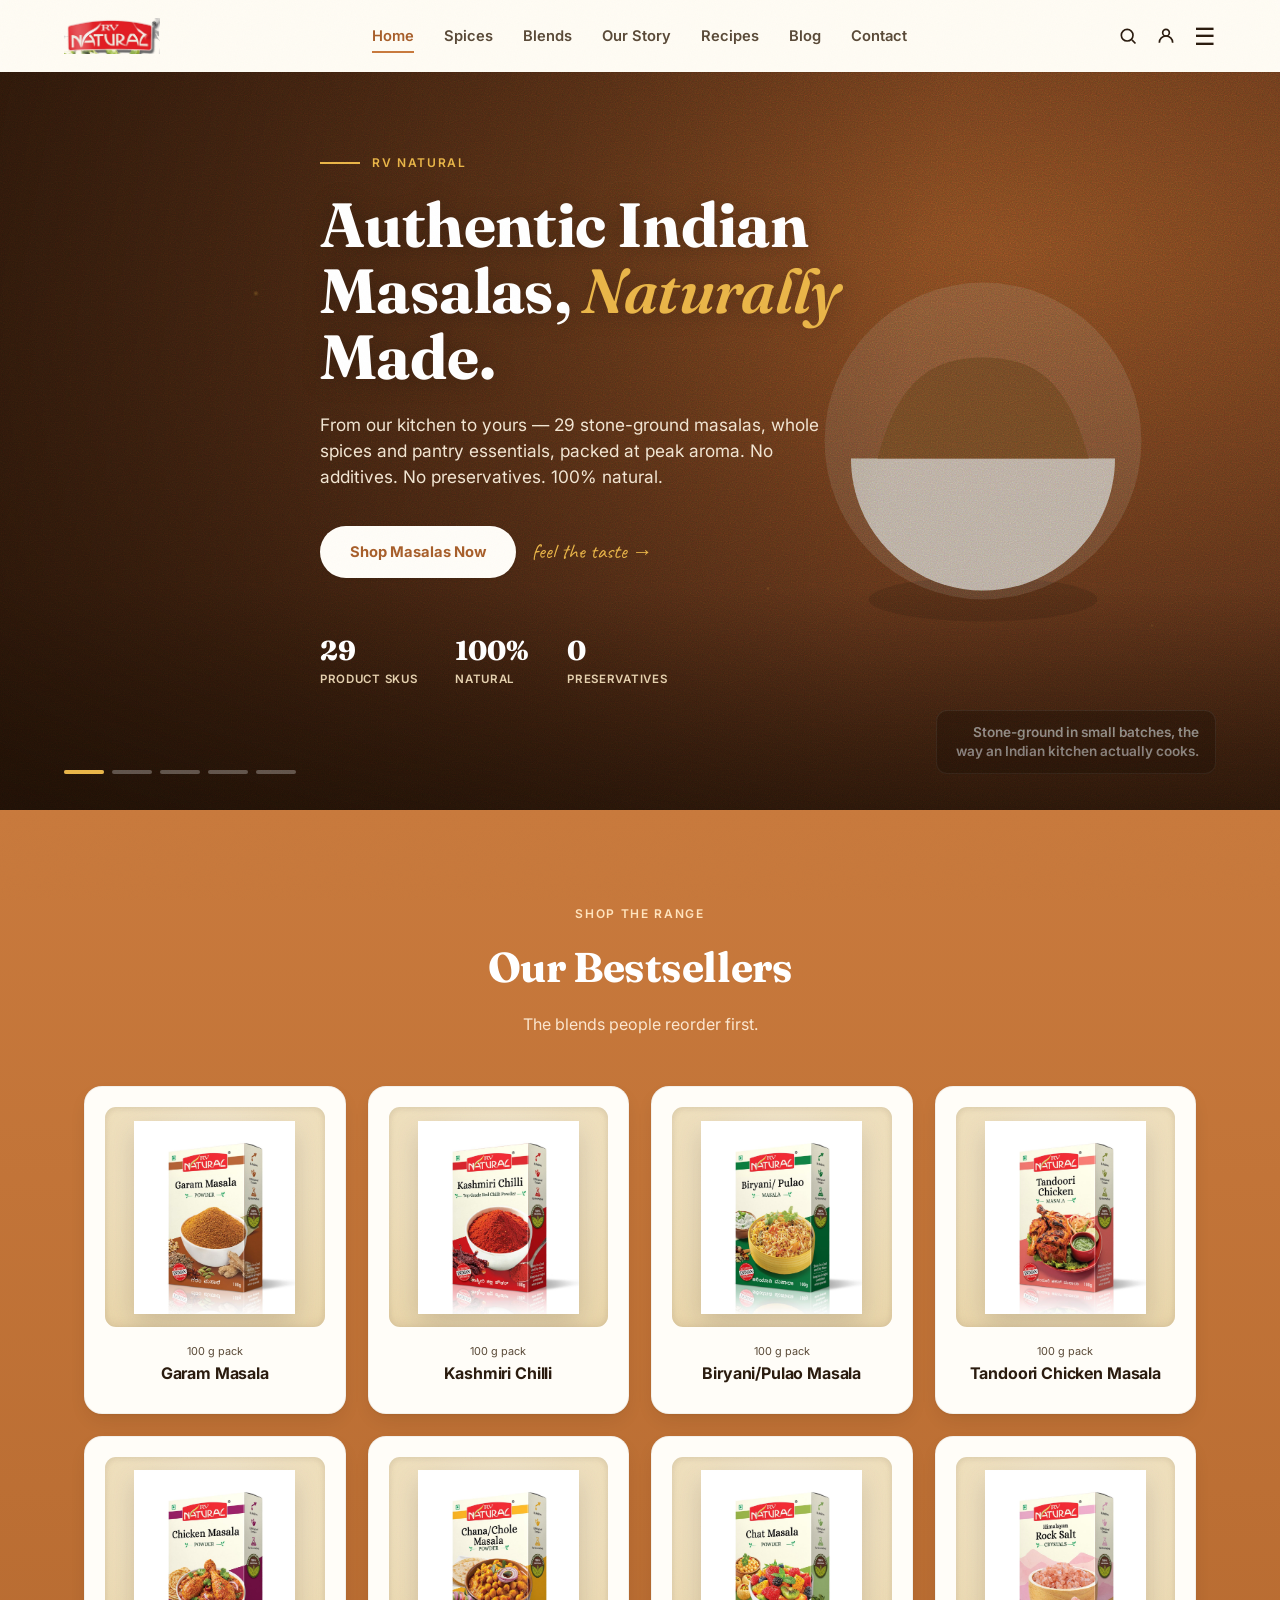
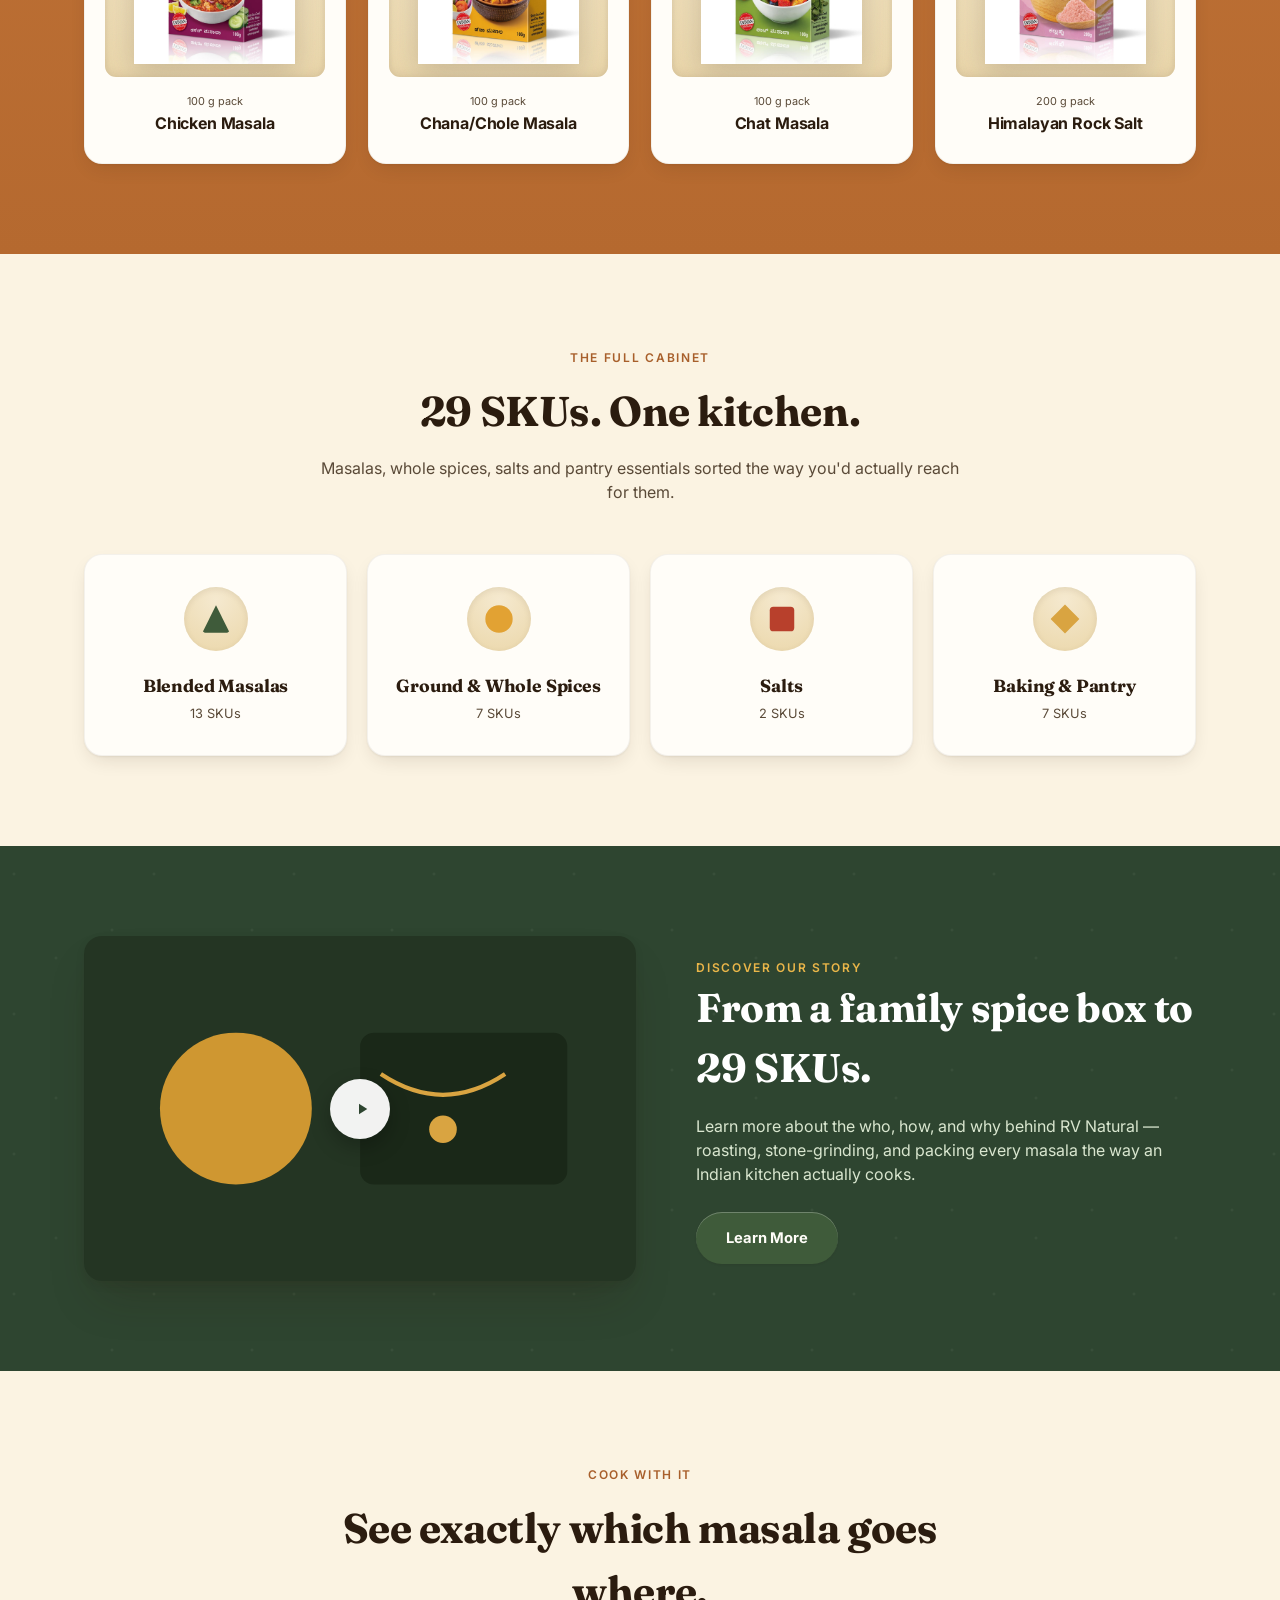
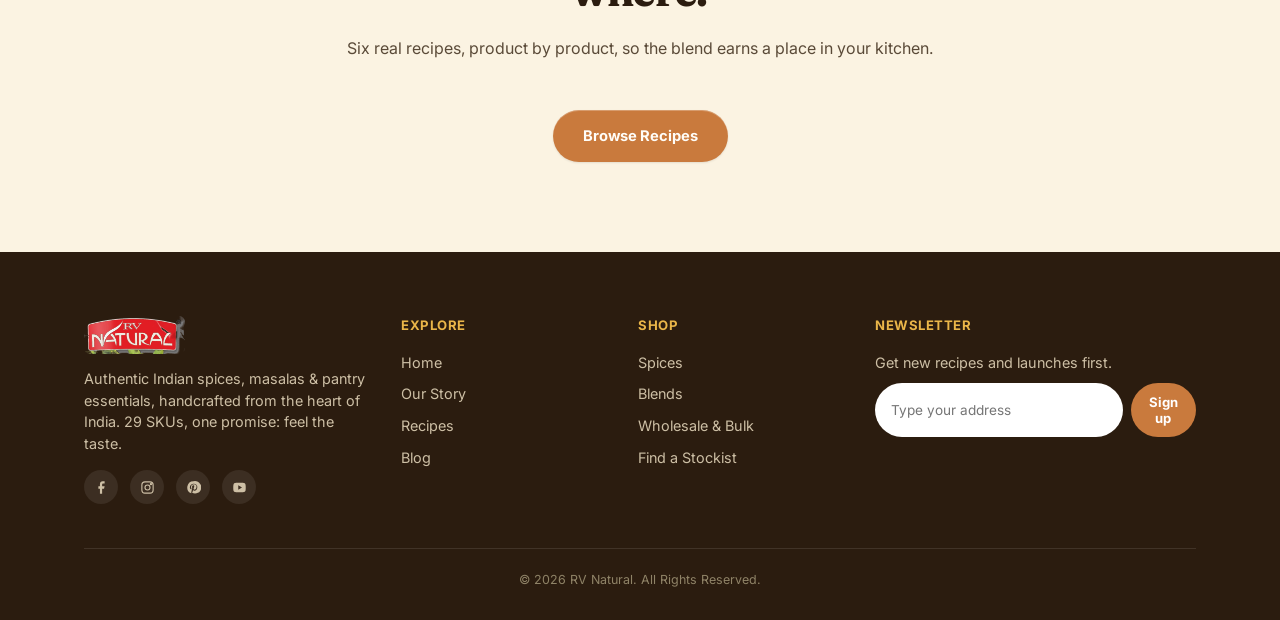
<file: index.html>
<!DOCTYPE html>
<html lang="en">
<head>
<meta charset="UTF-8">
<meta name="viewport" content="width=device-width, initial-scale=1.0">
<title>RV Natural | Authentic Indian Spices &amp; Masalas</title>
<meta name="description" content="RV Natural — 29 handcrafted masala powders, whole spices, salts and pantry essentials from the heart of India. 100% Natural, No Additives, No Preservatives.">
<link rel="stylesheet" href="css/style.css">
</head>
<body>

<nav class="nav">
  <a href="index.html" class="nav-mark">
    <img src="assets/brand/logo.png" alt="RV Natural" class="brand-logo">
  </a>
  <div class="nav-links">
    <a href="index.html" class="active">Home</a>
    <a href="spices.html">Spices</a>
    <a href="blends.html">Blends</a>
    <a href="about.html">Our Story</a>
    <a href="recipes.html">Recipes</a>
    <a href="blog.html">Blog</a>
    <a href="contact.html">Contact</a>
  </div>
  <div class="nav-icons">
    <button aria-label="Search"><svg viewBox="0 0 24 24" fill="none" stroke="currentColor" stroke-width="2"><circle cx="11" cy="11" r="7"/><path d="M21 21l-4.3-4.3"/></svg></button>
    <button aria-label="Account"><svg viewBox="0 0 24 24" fill="none" stroke="currentColor" stroke-width="2"><circle cx="12" cy="8" r="4"/><path d="M4 20c0-4.4 3.6-8 8-8s8 3.6 8 8"/></svg></button>
    <button class="nav-burger" aria-label="Menu">&#9776;</button>
  </div>
</nav>

<header class="hero">
  <div class="hero-slides">
    <div class="hero-slide active slide-terracotta">
      <svg class="hero-slide-motif" viewBox="0 0 200 200" fill="none">
        <ellipse cx="100" cy="172" rx="52" ry="10" fill="#00000022"/>
        <circle cx="100" cy="100" r="72" fill="#fdf6e9" opacity="0.14"/>
        <path d="M40 108c0 33 27 60 60 60s60-27 60-60H40Z" fill="#fdf6e9" opacity="0.9"/>
        <path d="M52 108c8-30 20-46 48-46s40 16 48 46H52Z" fill="#8a5a2e" opacity="0.9"/>
      </svg>
      <p class="hero-slide-caption">Stone-ground in small batches, the way an Indian kitchen actually cooks.</p>
    </div>
    <div class="hero-slide slide-leaf">
      <svg class="hero-slide-motif" viewBox="0 0 200 200" fill="none">
        <circle cx="100" cy="100" r="72" fill="#fdf6e9" opacity="0.1"/>
        <path d="M100 30c26 22 44 52 44 78a44 44 0 1 1-88 0c0-26 18-56 44-78Z" fill="#eab649" opacity="0.92"/>
        <path d="M100 30c14 30 14 90 0 118" stroke="#2e4530" stroke-width="2.5" opacity="0.5"/>
      </svg>
      <p class="hero-slide-caption">No additives. No preservatives. Just the masala.</p>
    </div>
    <div class="hero-slide slide-gold">
      <svg class="hero-slide-motif" viewBox="0 0 200 200" fill="none">
        <circle cx="100" cy="100" r="72" fill="#fdf6e9" opacity="0.1"/>
        <ellipse cx="72" cy="90" rx="20" ry="30" fill="#7a9a63" opacity="0.9" transform="rotate(-18 72 90)"/>
        <ellipse cx="112" cy="72" rx="20" ry="30" fill="#7a9a63" opacity="0.85" transform="rotate(12 112 72)"/>
        <ellipse cx="128" cy="118" rx="20" ry="30" fill="#7a9a63" opacity="0.8" transform="rotate(40 128 118)"/>
      </svg>
      <p class="hero-slide-caption">Whole spices, sourced and packed at peak aroma.</p>
    </div>
    <div class="hero-slide slide-paprika">
      <svg class="hero-slide-motif" viewBox="0 0 200 200" fill="none">
        <circle cx="100" cy="100" r="72" fill="#fdf6e9" opacity="0.1"/>
        <path d="M92 34c10 6 10 16 2 22-16 12-30 34-24 62 4 20 22 32 40 26 22-8 30-34 18-56" stroke="#b8402c" stroke-width="14" stroke-linecap="round" opacity="0.92" fill="none"/>
      </svg>
      <p class="hero-slide-caption">29 SKUs, one seal of trust: 100% natural.</p>
    </div>
    <div class="hero-slide slide-ink">
      <svg class="hero-slide-motif" viewBox="0 0 200 200" fill="none">
        <circle cx="100" cy="100" r="72" fill="#fdf6e9" opacity="0.1"/>
        <path d="M100 24c14 12 24 28 24 40a24 24 0 1 1-48 0c0-12 10-28 24-40Z" fill="#d9a441" opacity="0.9"/>
        <path d="M100 24c8 16 8 48 0 64" stroke="#fff" stroke-width="1.4" opacity="0.4"/>
      </svg>
      <p class="hero-slide-caption">From our kitchen to yours, since day one.</p>
    </div>
  </div>
  <div class="hero-tint"></div>
  <div class="hero-dots">
    <button class="hero-dot active" aria-label="Story 1"><span class="hero-dot-fill"></span></button>
    <button class="hero-dot" aria-label="Story 2"><span class="hero-dot-fill"></span></button>
    <button class="hero-dot" aria-label="Story 3"><span class="hero-dot-fill"></span></button>
    <button class="hero-dot" aria-label="Story 4"><span class="hero-dot-fill"></span></button>
    <button class="hero-dot" aria-label="Story 5"><span class="hero-dot-fill"></span></button>
  </div>
  <div class="hero-inner wrap" style="padding-left:0;padding-right:0;">
    <div class="hero-eyebrow"><span class="rule"></span><span class="eyebrow">RV Natural</span></div>
    <h1>Authentic Indian Masalas, <em>Naturally</em> Made.</h1>
    <p class="lede">From our kitchen to yours &mdash; 29 stone-ground masalas, whole spices and pantry essentials, packed at peak aroma. No additives. No preservatives. 100% natural.</p>
    <div class="hero-cta">
      <a href="blends.html" class="btn white">Shop Masalas Now</a>
      <span class="scribble">feel the taste &#8594;</span>
    </div>
    <div class="hero-stats">
      <div><div class="num" data-count="29">0</div><div class="lbl">Product SKUs</div></div>
      <div><div class="num" data-count="100" data-suffix="%">0%</div><div class="lbl">Natural</div></div>
      <div><div class="num" data-count="0">0</div><div class="lbl">Preservatives</div></div>
    </div>
  </div>
</header>

<main>

  <section class="band-terracotta">
    <div class="wrap">
      <div class="section-head reveal">
        <span class="eyebrow">Shop The Range</span>
        <h2>Our Bestsellers</h2>
        <p>The blends people reorder first.</p>
      </div>
      <div class="prod-grid">
      <div class="prod-card reveal">
        <div class="prod-media"><img src="assets/products/garam-masala.jpg" alt="RV Natural Garam Masala Powder" loading="lazy"></div>
        <p class="wt-tag">100 g pack</p>
        <h3>Garam Masala</h3>
      </div>
      <div class="prod-card reveal">
        <div class="prod-media"><img src="assets/products/kashmiri-chilli.jpg" alt="RV Natural Kashmiri Chilli Powder" loading="lazy"></div>
        <p class="wt-tag">100 g pack</p>
        <h3>Kashmiri Chilli</h3>
      </div>
      <div class="prod-card reveal">
        <div class="prod-media"><img src="assets/products/biryani-pulao-masala.jpg" alt="RV Natural Biryani Pulao Masala" loading="lazy"></div>
        <p class="wt-tag">100 g pack</p>
        <h3>Biryani/Pulao Masala</h3>
      </div>
      <div class="prod-card reveal">
        <div class="prod-media"><img src="assets/products/tandoori-chicken-masala.jpg" alt="RV Natural Tandoori Chicken Masala" loading="lazy"></div>
        <p class="wt-tag">100 g pack</p>
        <h3>Tandoori Chicken Masala</h3>
      </div>
      <div class="prod-card reveal">
        <div class="prod-media"><img src="assets/products/chicken-masala.jpg" alt="RV Natural Chicken Masala Powder" loading="lazy"></div>
        <p class="wt-tag">100 g pack</p>
        <h3>Chicken Masala</h3>
      </div>
      <div class="prod-card reveal">
        <div class="prod-media"><img src="assets/products/chana-chole-masala.jpg" alt="RV Natural Chana Chole Masala" loading="lazy"></div>
        <p class="wt-tag">100 g pack</p>
        <h3>Chana/Chole Masala</h3>
      </div>
      <div class="prod-card reveal">
        <div class="prod-media"><img src="assets/products/chat-masala.jpg" alt="RV Natural Chat Masala Powder" loading="lazy"></div>
        <p class="wt-tag">100 g pack</p>
        <h3>Chat Masala</h3>
      </div>
      <div class="prod-card reveal">
        <div class="prod-media"><img src="assets/products/himalayan-rock-salt.jpg" alt="RV Natural Himalayan Rock Salt Crystals" loading="lazy"></div>
        <p class="wt-tag">200 g pack</p>
        <h3>Himalayan Rock Salt</h3>
      </div>
      </div>
    </div>
  </section>

  <section id="range">
    <div class="wrap">
      <div class="section-head reveal">
        <span class="eyebrow">The Full Cabinet</span>
        <h2>29 SKUs. One kitchen.</h2>
        <p>Masalas, whole spices, salts and pantry essentials sorted the way you'd actually reach for them.</p>
      </div>
      <div class="cat-strip reveal">
        <a class="cat-tile" href="blends.html">
          <svg class="ic" viewBox="0 0 100 100"><polygon points="50,12 88,88 12,88" fill="#3f5b3a"/></svg>
          <h3>Blended Masalas</h3><p>13 SKUs</p>
        </a>
        <a class="cat-tile" href="spices.html">
          <svg class="ic" viewBox="0 0 100 100"><circle cx="50" cy="50" r="38" fill="#e2a233"/></svg>
          <h3>Ground &amp; Whole Spices</h3><p>7 SKUs</p>
        </a>
        <a class="cat-tile" href="spices.html">
          <svg class="ic" viewBox="0 0 100 100"><rect x="16" y="16" width="68" height="68" rx="10" fill="#b8402c"/></svg>
          <h3>Salts</h3><p>2 SKUs</p>
        </a>
        <a class="cat-tile" href="spices.html">
          <svg class="ic" viewBox="0 0 100 100"><path d="M50 10 L90 50 L50 90 L10 50 Z" fill="#d9a441"/></svg>
          <h3>Baking &amp; Pantry</h3><p>7 SKUs</p>
        </a>
      </div>
    </div>
  </section>

  <section class="band-leaf">
    <div class="wrap">
      <div class="story-band">
        <div class="story-media reveal">
          <svg viewBox="0 0 400 250"><rect width="400" height="250" fill="#243523"/>
            <circle cx="110" cy="125" r="55" fill="#e2a233" opacity="0.9"/>
            <rect x="200" y="70" width="150" height="110" rx="10" fill="#1a2818"/>
            <path d="M215 100c30 20 60 20 90 0" stroke="#d9a441" stroke-width="3" fill="none"/>
            <circle cx="260" cy="140" r="10" fill="#d9a441"/>
          </svg>
          <div class="play-btn"><svg viewBox="0 0 24 24" fill="currentColor"><path d="M8 5v14l11-7z"/></svg></div>
        </div>
        <div class="story-copy reveal">
          <span class="eyebrow">Discover Our Story</span>
          <h2>From a family spice box to 29 SKUs.</h2>
          <p>Learn more about the who, how, and why behind RV Natural &mdash; roasting, stone-grinding, and packing every masala the way an Indian kitchen actually cooks.</p>
          <a href="about.html" class="btn leaf">Learn More</a>
        </div>
      </div>
    </div>
  </section>

  <section>
    <div class="wrap">
      <div class="section-head reveal">
        <span class="eyebrow">Cook With It</span>
        <h2>See exactly which masala goes where.</h2>
        <p>Six real recipes, product by product, so the blend earns a place in your kitchen.</p>
      </div>
      <div style="text-align:center;">
        <a href="recipes.html" class="btn">Browse Recipes</a>
      </div>
    </div>
  </section>

</main>

<footer id="contact-foot">
  <div class="wrap">
    <div class="foot-grid">
      <div>
        <img src="assets/brand/logo.png" alt="RV Natural" class="foot-logo">
        <p style="max-width:32ch;">Authentic Indian spices, masalas &amp; pantry essentials, handcrafted from the heart of India. 29 SKUs, one promise: feel the taste.</p>
        <div class="social-row">
          <a href="#" aria-label="Facebook"><svg viewBox="0 0 24 24" fill="currentColor"><path d="M13 22v-8h3l1-4h-4V7.5c0-1.1.4-2 2-2h2V2h-3c-3 0-4.5 1.9-4.5 4.7V10H7v4h2.5v8H13z"/></svg></a>
          <a href="#" aria-label="Instagram"><svg viewBox="0 0 24 24" fill="none" stroke="currentColor" stroke-width="1.8"><rect x="3" y="3" width="18" height="18" rx="5"/><circle cx="12" cy="12" r="4"/><circle cx="17.5" cy="6.5" r="1"/></svg></a>
          <a href="#" aria-label="Pinterest"><svg viewBox="0 0 24 24" fill="currentColor"><path d="M12 2a10 10 0 0 0-3.6 19.3c0-.8 0-1.8.2-2.6l1.4-6s-.3-.7-.3-1.7c0-1.6.9-2.8 2.1-2.8 1 0 1.4.7 1.4 1.6 0 1-.6 2.4-1 3.8-.2 1 .5 1.8 1.5 1.8 1.8 0 3.1-2.3 3.1-5 0-2.1-1.5-3.6-4.1-3.6-2.9 0-4.7 2.1-4.7 4.5 0 .8.2 1.4.6 1.9.2.2.2.3.1.5l-.2 1c-.1.3-.3.4-.6.2-1.1-.5-1.7-1.9-1.7-3.4 0-2.5 2.1-5.5 6.3-5.5 3.4 0 5.6 2.4 5.6 5 0 3.4-1.9 6-4.7 6-.9 0-1.8-.5-2.1-1.1l-.6 2.3c-.2.8-.6 1.7-1 2.3A10 10 0 1 0 12 2z"/></svg></a>
          <a href="#" aria-label="YouTube"><svg viewBox="0 0 24 24" fill="currentColor"><path d="M22 12s0-3.4-.4-5a3 3 0 0 0-2.1-2.1C17.9 4.5 12 4.5 12 4.5s-5.9 0-7.5.4A3 3 0 0 0 2.4 7C2 8.6 2 12 2 12s0 3.4.4 5a3 3 0 0 0 2.1 2.1c1.6.4 7.5.4 7.5.4s5.9 0 7.5-.4a3 3 0 0 0 2.1-2.1c.4-1.6.4-5 .4-5zM10 15.5v-7l6 3.5-6 3.5z"/></svg></a>
        </div>
      </div>
      <div>
        <h4>Explore</h4>
        <a href="index.html">Home</a>
        <a href="about.html">Our Story</a>
        <a href="recipes.html">Recipes</a>
        <a href="blog.html">Blog</a>
      </div>
      <div>
        <h4>Shop</h4>
        <a href="spices.html">Spices</a>
        <a href="blends.html">Blends</a>
        <a href="contact.html">Wholesale &amp; Bulk</a>
        <a href="contact.html">Find a Stockist</a>
      </div>
      <div>
        <h4>Newsletter</h4>
        <p>Get new recipes and launches first.</p>
        <div class="newsletter-row">
          <input type="email" placeholder="Type your address">
          <button>Sign up</button>
        </div>
      </div>
    </div>
    <div class="foot-bottom">&copy; <span id="year"></span> RV Natural. All Rights Reserved.</div>
  </div>
</footer>

<script>document.getElementById('year').textContent = new Date().getFullYear();</script>
<script src="js/script.js"></script>
</body>
</html>
</file>
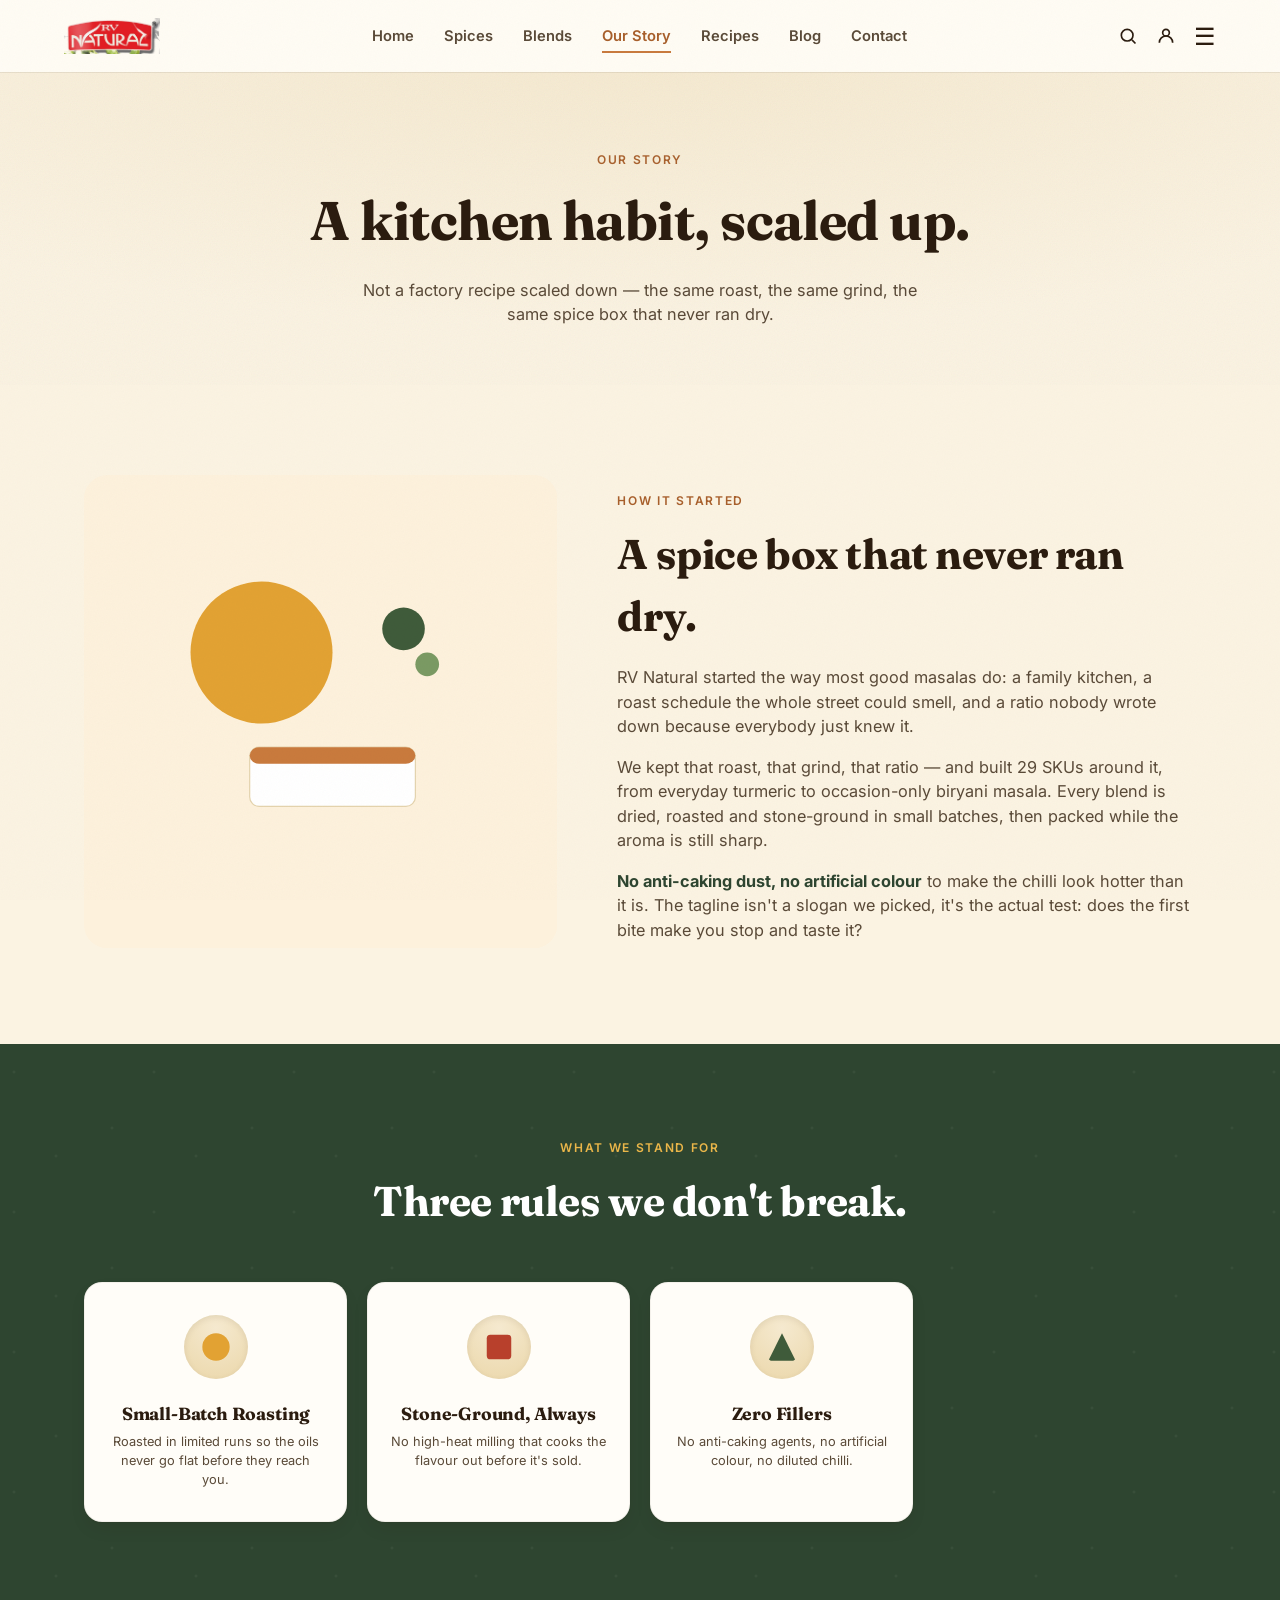
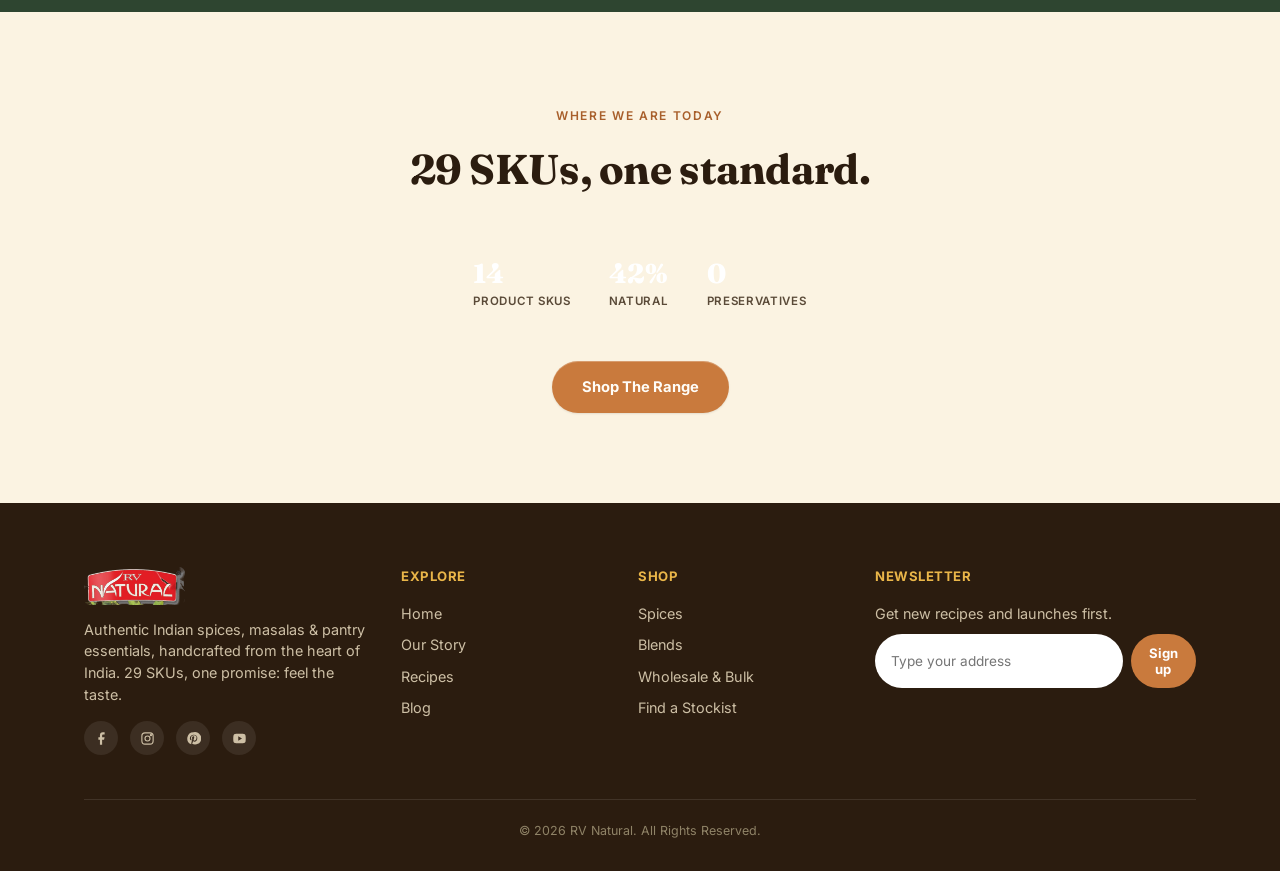
<file: about.html>
<!DOCTYPE html>
<html lang="en">
<head>
<meta charset="UTF-8">
<meta name="viewport" content="width=device-width, initial-scale=1.0">
<title>Our Story — RV Natural</title>
<meta name="description" content="The story behind RV Natural — small-batch roasting, stone-ground powders, zero fillers.">
<link rel="stylesheet" href="css/style.css">
</head>
<body>

<nav class="nav">
  <a href="index.html" class="nav-mark">
    <img src="assets/brand/logo.png" alt="RV Natural" class="brand-logo">
  </a>
  <div class="nav-links">
    <a href="index.html">Home</a>
    <a href="spices.html">Spices</a>
    <a href="blends.html">Blends</a>
    <a href="about.html" class="active">Our Story</a>
    <a href="recipes.html">Recipes</a>
    <a href="blog.html">Blog</a>
    <a href="contact.html">Contact</a>
  </div>
  <div class="nav-icons">
    <button aria-label="Search"><svg viewBox="0 0 24 24" fill="none" stroke="currentColor" stroke-width="2"><circle cx="11" cy="11" r="7"/><path d="M21 21l-4.3-4.3"/></svg></button>
    <button aria-label="Account"><svg viewBox="0 0 24 24" fill="none" stroke="currentColor" stroke-width="2"><circle cx="12" cy="8" r="4"/><path d="M4 20c0-4.4 3.6-8 8-8s8 3.6 8 8"/></svg></button>
    <button class="nav-burger" aria-label="Menu">&#9776;</button>
  </div>
</nav>

<header class="page-header">
  <span class="eyebrow">Our Story</span>
  <h1>A kitchen habit, scaled up.</h1>
  <p>Not a factory recipe scaled down &mdash; the same roast, the same grind, the same spice box that never ran dry.</p>
</header>

<main>
  <section>
    <div class="wrap">
      <div class="story-grid" style="display:grid;grid-template-columns:0.9fr 1.1fr;gap:60px;align-items:center;">
        <div class="reveal">
          <svg viewBox="0 0 400 400" style="width:100%;">
            <rect width="400" height="400" rx="20" fill="#fdf1dc"/>
            <circle cx="150" cy="150" r="60" fill="#e2a233"/>
            <rect x="140" y="230" width="140" height="50" rx="8" fill="#fff" stroke="#e4d3ad"/>
            <rect x="140" y="230" width="140" height="14" rx="8" fill="#c97a3d"/>
            <circle cx="270" cy="130" r="18" fill="#3f5b3a"/>
            <circle cx="290" cy="160" r="10" fill="#7a9a63"/>
          </svg>
        </div>
        <div class="reveal">
          <span class="eyebrow">How It Started</span>
          <h2 style="font-size:clamp(1.9rem,3.6vw,2.6rem);margin-top:12px;">A spice box that never ran dry.</h2>
          <p style="color:var(--ink-soft);margin-top:18px;font-size:1.02rem;">RV Natural started the way most good masalas do: a family kitchen, a roast schedule the whole street could smell, and a ratio nobody wrote down because everybody just knew it.</p>
          <p style="color:var(--ink-soft);margin-top:16px;font-size:1.02rem;">We kept that roast, that grind, that ratio &mdash; and built 29 SKUs around it, from everyday turmeric to occasion-only biryani masala. Every blend is dried, roasted and stone-ground in small batches, then packed while the aroma is still sharp.</p>
          <p style="color:var(--ink-soft);margin-top:16px;font-size:1.02rem;"><strong style="color:var(--leaf-deep);">No anti-caking dust, no artificial colour</strong> to make the chilli look hotter than it is. The tagline isn't a slogan we picked, it's the actual test: does the first bite make you stop and taste it?</p>
        </div>
      </div>
    </div>
  </section>

  <section class="band-leaf">
    <div class="wrap">
      <div class="section-head reveal">
        <span class="eyebrow">What We Stand For</span>
        <h2>Three rules we don't break.</h2>
      </div>
      <div class="cat-strip reveal">
        <div class="cat-tile">
          <svg class="ic" viewBox="0 0 100 100"><circle cx="50" cy="50" r="38" fill="#e2a233"/></svg>
          <h3>Small-Batch Roasting</h3>
          <p>Roasted in limited runs so the oils never go flat before they reach you.</p>
        </div>
        <div class="cat-tile">
          <svg class="ic" viewBox="0 0 100 100"><rect x="16" y="16" width="68" height="68" rx="10" fill="#b8402c"/></svg>
          <h3>Stone-Ground, Always</h3>
          <p>No high-heat milling that cooks the flavour out before it's sold.</p>
        </div>
        <div class="cat-tile">
          <svg class="ic" viewBox="0 0 100 100"><polygon points="50,12 88,88 12,88" fill="#3f5b3a"/></svg>
          <h3>Zero Fillers</h3>
          <p>No anti-caking agents, no artificial colour, no diluted chilli.</p>
        </div>
      </div>
    </div>
  </section>

  <section>
    <div class="wrap">
      <div class="section-head reveal">
        <span class="eyebrow">Where We Are Today</span>
        <h2>29 SKUs, one standard.</h2>
      </div>
      <div class="hero-stats reveal" style="justify-content:center;">
        <div><div class="num" data-count="29">0</div><div class="lbl" style="color:var(--ink-soft);">Product SKUs</div></div>
        <div><div class="num" data-count="100" data-suffix="%">0%</div><div class="lbl" style="color:var(--ink-soft);">Natural</div></div>
        <div><div class="num" data-count="0">0</div><div class="lbl" style="color:var(--ink-soft);">Preservatives</div></div>
      </div>
      <div style="text-align:center;margin-top:50px;">
        <a href="spices.html" class="btn">Shop The Range</a>
      </div>
    </div>
  </section>
</main>

<footer id="contact-foot">
  <div class="wrap">
    <div class="foot-grid">
      <div>
        <img src="assets/brand/logo.png" alt="RV Natural" class="foot-logo">
        <p style="max-width:32ch;">Authentic Indian spices, masalas &amp; pantry essentials, handcrafted from the heart of India. 29 SKUs, one promise: feel the taste.</p>
        <div class="social-row">
          <a href="#" aria-label="Facebook"><svg viewBox="0 0 24 24" fill="currentColor"><path d="M13 22v-8h3l1-4h-4V7.5c0-1.1.4-2 2-2h2V2h-3c-3 0-4.5 1.9-4.5 4.7V10H7v4h2.5v8H13z"/></svg></a>
          <a href="#" aria-label="Instagram"><svg viewBox="0 0 24 24" fill="none" stroke="currentColor" stroke-width="1.8"><rect x="3" y="3" width="18" height="18" rx="5"/><circle cx="12" cy="12" r="4"/><circle cx="17.5" cy="6.5" r="1"/></svg></a>
          <a href="#" aria-label="Pinterest"><svg viewBox="0 0 24 24" fill="currentColor"><path d="M12 2a10 10 0 0 0-3.6 19.3c0-.8 0-1.8.2-2.6l1.4-6s-.3-.7-.3-1.7c0-1.6.9-2.8 2.1-2.8 1 0 1.4.7 1.4 1.6 0 1-.6 2.4-1 3.8-.2 1 .5 1.8 1.5 1.8 1.8 0 3.1-2.3 3.1-5 0-2.1-1.5-3.6-4.1-3.6-2.9 0-4.7 2.1-4.7 4.5 0 .8.2 1.4.6 1.9.2.2.2.3.1.5l-.2 1c-.1.3-.3.4-.6.2-1.1-.5-1.7-1.9-1.7-3.4 0-2.5 2.1-5.5 6.3-5.5 3.4 0 5.6 2.4 5.6 5 0 3.4-1.9 6-4.7 6-.9 0-1.8-.5-2.1-1.1l-.6 2.3c-.2.8-.6 1.7-1 2.3A10 10 0 1 0 12 2z"/></svg></a>
          <a href="#" aria-label="YouTube"><svg viewBox="0 0 24 24" fill="currentColor"><path d="M22 12s0-3.4-.4-5a3 3 0 0 0-2.1-2.1C17.9 4.5 12 4.5 12 4.5s-5.9 0-7.5.4A3 3 0 0 0 2.4 7C2 8.6 2 12 2 12s0 3.4.4 5a3 3 0 0 0 2.1 2.1c1.6.4 7.5.4 7.5.4s5.9 0 7.5-.4a3 3 0 0 0 2.1-2.1c.4-1.6.4-5 .4-5zM10 15.5v-7l6 3.5-6 3.5z"/></svg></a>
        </div>
      </div>
      <div>
        <h4>Explore</h4>
        <a href="index.html">Home</a>
        <a href="about.html">Our Story</a>
        <a href="recipes.html">Recipes</a>
        <a href="blog.html">Blog</a>
      </div>
      <div>
        <h4>Shop</h4>
        <a href="spices.html">Spices</a>
        <a href="blends.html">Blends</a>
        <a href="contact.html">Wholesale &amp; Bulk</a>
        <a href="contact.html">Find a Stockist</a>
      </div>
      <div>
        <h4>Newsletter</h4>
        <p>Get new recipes and launches first.</p>
        <div class="newsletter-row">
          <input type="email" placeholder="Type your address">
          <button>Sign up</button>
        </div>
      </div>
    </div>
    <div class="foot-bottom">&copy; <span id="year"></span> RV Natural. All Rights Reserved.</div>
  </div>
</footer>

<script>document.getElementById('year').textContent = new Date().getFullYear();</script>
<script src="js/script.js"></script>
</body>
</html>
</file>
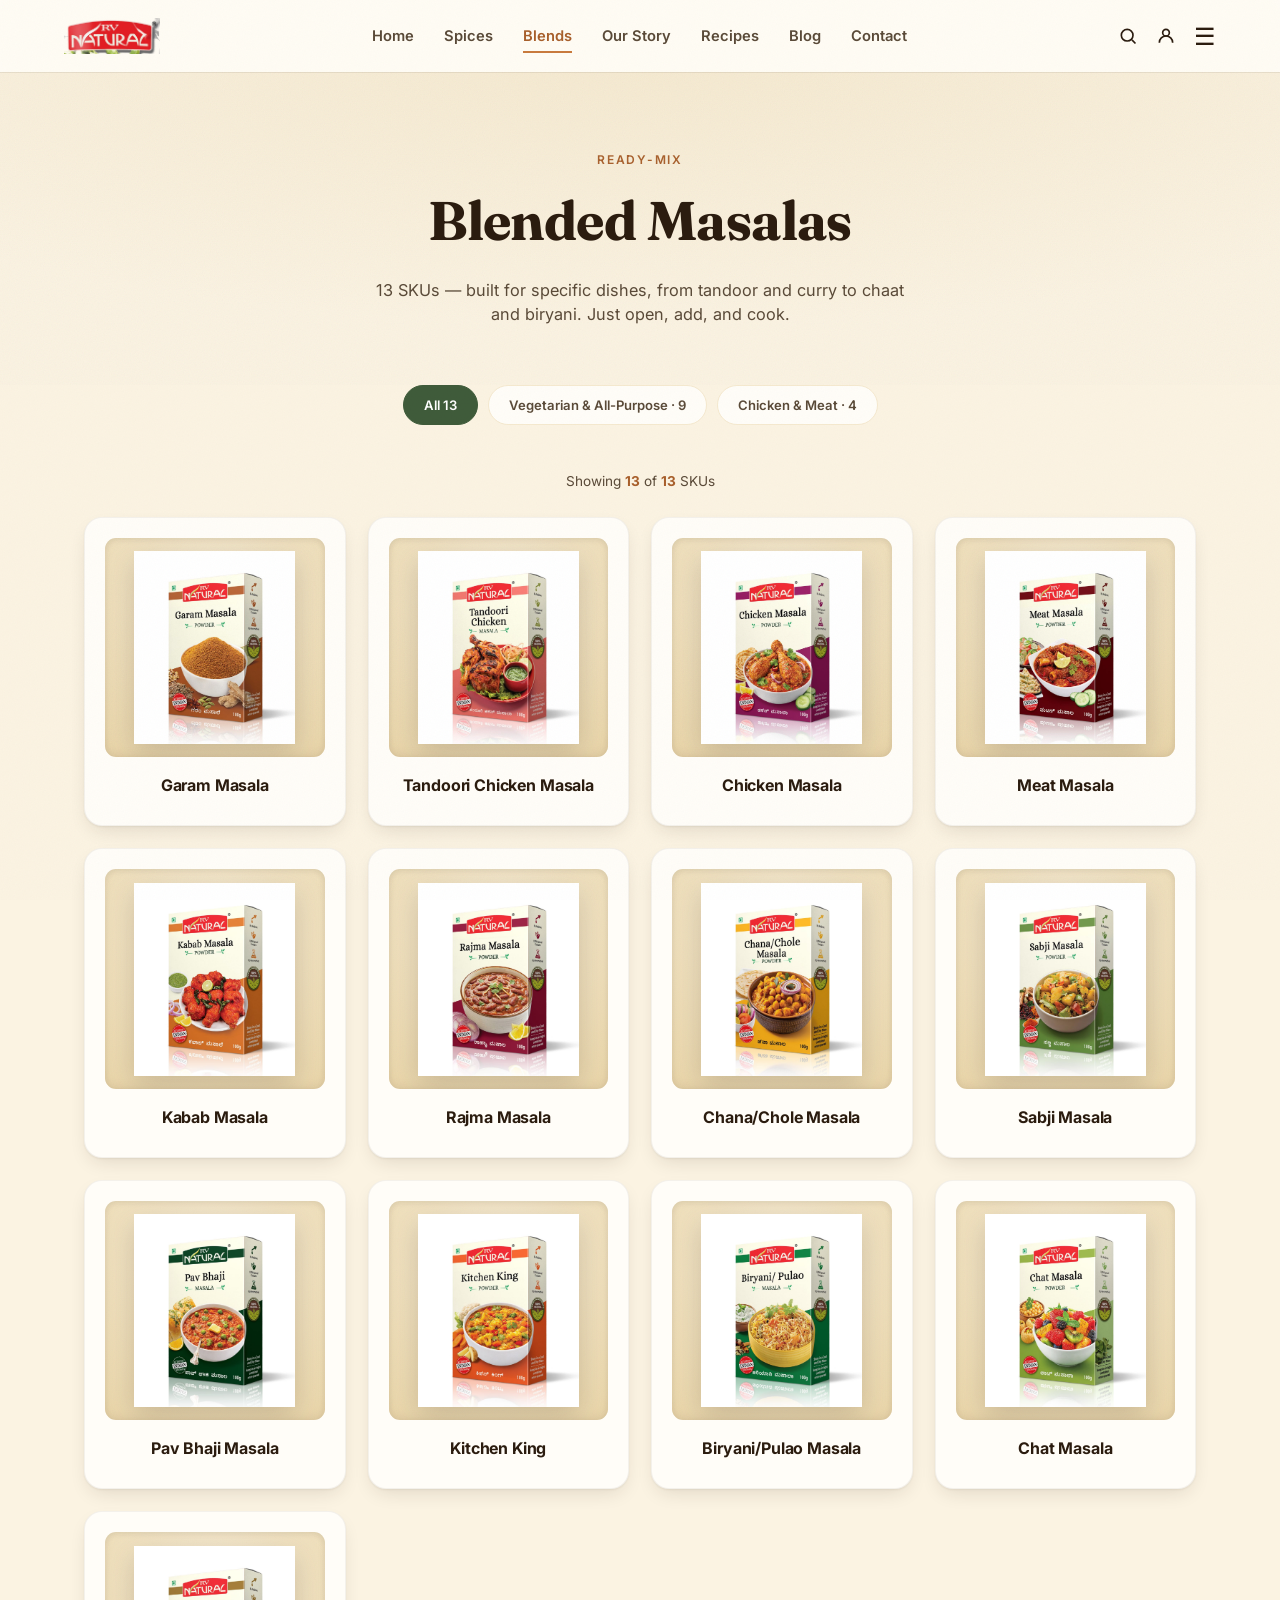
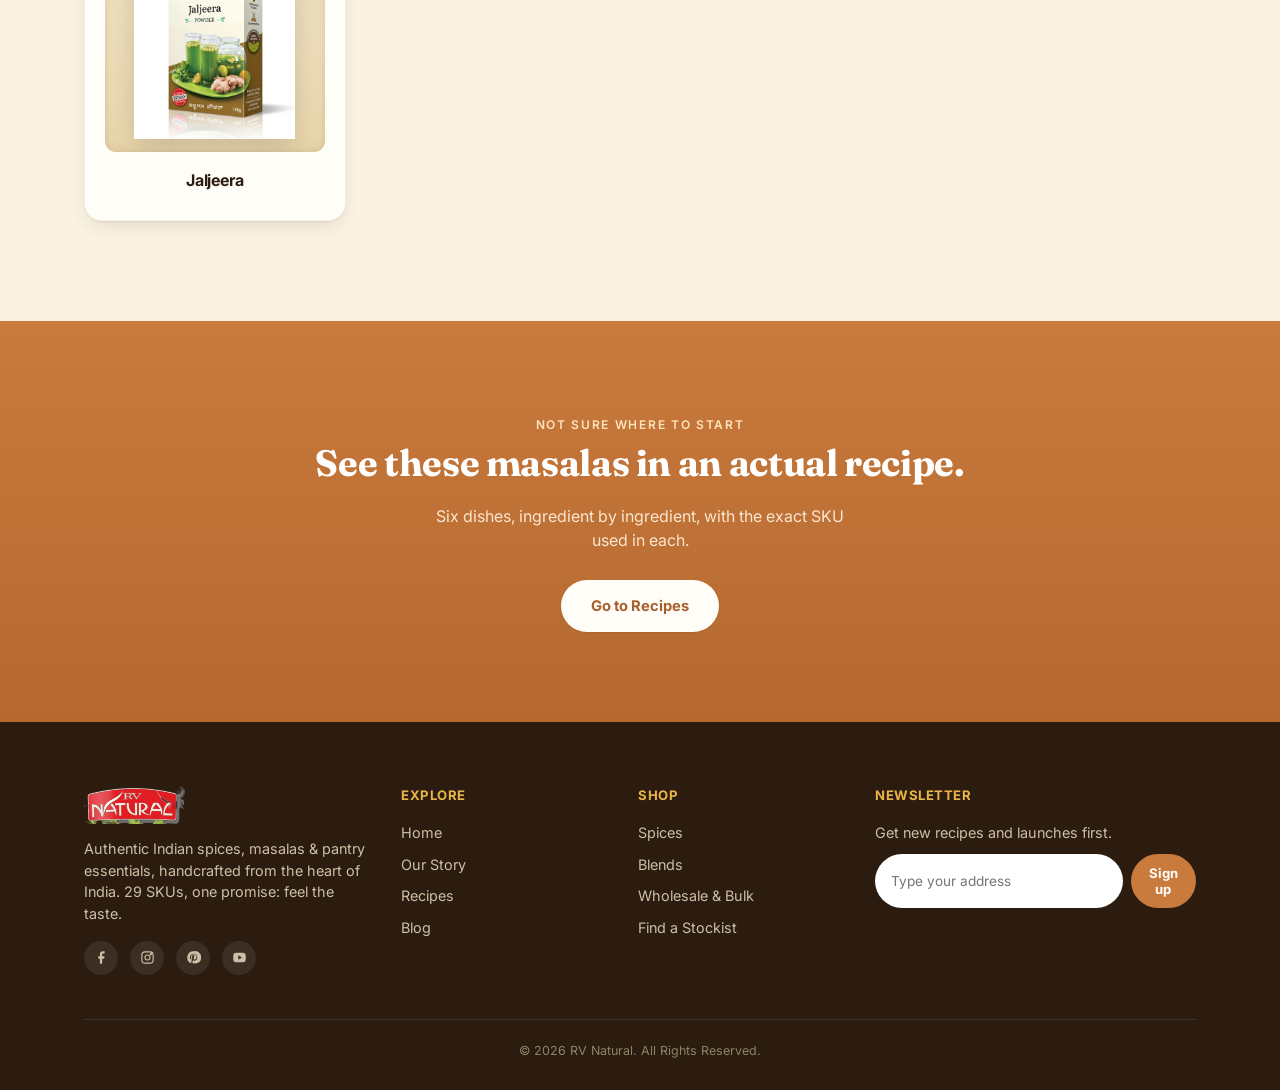
<file: blends.html>
<!DOCTYPE html>
<html lang="en">
<head>
<meta charset="UTF-8">
<meta name="viewport" content="width=device-width, initial-scale=1.0">
<title>Blended Masalas &mdash; RV Natural</title>
<meta name="description" content="Ready-mix blended masalas from RV Natural — 13 SKUs for curries, tandoor, rice and street food, 100% natural, no additives or preservatives.">
<link rel="stylesheet" href="css/style.css">
</head>
<body>

<nav class="nav">
  <a href="index.html" class="nav-mark">
    <img src="assets/brand/logo.png" alt="RV Natural" class="brand-logo">
  </a>
  <div class="nav-links">
    <a href="index.html">Home</a>
    <a href="spices.html">Spices</a>
    <a href="blends.html" class="active">Blends</a>
    <a href="about.html">Our Story</a>
    <a href="recipes.html">Recipes</a>
    <a href="blog.html">Blog</a>
    <a href="contact.html">Contact</a>
  </div>
  <div class="nav-icons">
    <button aria-label="Search"><svg viewBox="0 0 24 24" fill="none" stroke="currentColor" stroke-width="2"><circle cx="11" cy="11" r="7"/><path d="M21 21l-4.3-4.3"/></svg></button>
    <button aria-label="Account"><svg viewBox="0 0 24 24" fill="none" stroke="currentColor" stroke-width="2"><circle cx="12" cy="8" r="4"/><path d="M4 20c0-4.4 3.6-8 8-8s8 3.6 8 8"/></svg></button>
    <button class="nav-burger" aria-label="Menu">&#9776;</button>
  </div>
</nav>

<header class="page-header">
  <span class="eyebrow">Ready-Mix</span>
  <h1>Blended Masalas</h1>
  <p>13 SKUs &mdash; built for specific dishes, from tandoor and curry to chaat and biryani. Just open, add, and cook.</p>
</header>

<div class="filter-bar">
  <button class="filter-btn active" data-filter="all">All 13</button>
  <button class="filter-btn" data-filter="veg">Vegetarian &amp; All-Purpose &middot; 9</button>
  <button class="filter-btn" data-filter="nonveg">Chicken &amp; Meat &middot; 4</button>
</div>
<div class="sku-counter" id="skuCounter"></div>
<div class="wrap">
  <div class="prod-grid" style="padding-bottom:100px;">
      <div class="prod-card reveal" data-cat="veg">
        <div class="prod-media"><img src="assets/products/garam-masala.jpg" alt="RV Natural Garam Masala" loading="lazy"></div>
        <h3>Garam Masala</h3>
      </div>
      <div class="prod-card reveal" data-cat="nonveg">
        <div class="prod-media"><img src="assets/products/tandoori-chicken-masala.jpg" alt="RV Natural Tandoori Chicken Masala" loading="lazy"></div>
        <h3>Tandoori Chicken Masala</h3>
      </div>
      <div class="prod-card reveal" data-cat="nonveg">
        <div class="prod-media"><img src="assets/products/chicken-masala.jpg" alt="RV Natural Chicken Masala" loading="lazy"></div>
        <h3>Chicken Masala</h3>
      </div>
      <div class="prod-card reveal" data-cat="nonveg">
        <div class="prod-media"><img src="assets/products/meat-masala.jpg" alt="RV Natural Meat Masala" loading="lazy"></div>
        <h3>Meat Masala</h3>
      </div>
      <div class="prod-card reveal" data-cat="nonveg">
        <div class="prod-media"><img src="assets/products/kabab-masala.jpg" alt="RV Natural Kabab Masala" loading="lazy"></div>
        <h3>Kabab Masala</h3>
      </div>
      <div class="prod-card reveal" data-cat="veg">
        <div class="prod-media"><img src="assets/products/rajma-masala.jpg" alt="RV Natural Rajma Masala" loading="lazy"></div>
        <h3>Rajma Masala</h3>
      </div>
      <div class="prod-card reveal" data-cat="veg">
        <div class="prod-media"><img src="assets/products/chana-chole-masala.jpg" alt="RV Natural Chana/Chole Masala" loading="lazy"></div>
        <h3>Chana/Chole Masala</h3>
      </div>
      <div class="prod-card reveal" data-cat="veg">
        <div class="prod-media"><img src="assets/products/sabji-masala.jpg" alt="RV Natural Sabji Masala" loading="lazy"></div>
        <h3>Sabji Masala</h3>
      </div>
      <div class="prod-card reveal" data-cat="veg">
        <div class="prod-media"><img src="assets/products/pav-bhaji-masala.jpg" alt="RV Natural Pav Bhaji Masala" loading="lazy"></div>
        <h3>Pav Bhaji Masala</h3>
      </div>
      <div class="prod-card reveal" data-cat="veg">
        <div class="prod-media"><img src="assets/products/kitchen-king.jpg" alt="RV Natural Kitchen King" loading="lazy"></div>
        <h3>Kitchen King</h3>
      </div>
      <div class="prod-card reveal" data-cat="veg">
        <div class="prod-media"><img src="assets/products/biryani-pulao-masala.jpg" alt="RV Natural Biryani/Pulao Masala" loading="lazy"></div>
        <h3>Biryani/Pulao Masala</h3>
      </div>
      <div class="prod-card reveal" data-cat="veg">
        <div class="prod-media"><img src="assets/products/chat-masala.jpg" alt="RV Natural Chat Masala" loading="lazy"></div>
        <h3>Chat Masala</h3>
      </div>
      <div class="prod-card reveal" data-cat="veg">
        <div class="prod-media"><img src="assets/products/jaljeera.jpg" alt="RV Natural Jaljeera" loading="lazy"></div>
        <h3>Jaljeera</h3>
      </div>
  </div>
</div>

<section class="band-terracotta">
  <div class="wrap">
    <div class="cta-band reveal">
      <span class="eyebrow">Not Sure Where to Start</span>
      <h2>See these masalas in an actual recipe.</h2>
      <p>Six dishes, ingredient by ingredient, with the exact SKU used in each.</p>
      <a href="recipes.html" class="btn white">Go to Recipes</a>
    </div>
  </div>
</section>

<footer id="contact-foot">
  <div class="wrap">
    <div class="foot-grid">
      <div>
        <img src="assets/brand/logo.png" alt="RV Natural" class="foot-logo">
        <p style="max-width:32ch;">Authentic Indian spices, masalas &amp; pantry essentials, handcrafted from the heart of India. 29 SKUs, one promise: feel the taste.</p>
        <div class="social-row">
          <a href="#" aria-label="Facebook"><svg viewBox="0 0 24 24" fill="currentColor"><path d="M13 22v-8h3l1-4h-4V7.5c0-1.1.4-2 2-2h2V2h-3c-3 0-4.5 1.9-4.5 4.7V10H7v4h2.5v8H13z"/></svg></a>
          <a href="#" aria-label="Instagram"><svg viewBox="0 0 24 24" fill="none" stroke="currentColor" stroke-width="1.8"><rect x="3" y="3" width="18" height="18" rx="5"/><circle cx="12" cy="12" r="4"/><circle cx="17.5" cy="6.5" r="1"/></svg></a>
          <a href="#" aria-label="Pinterest"><svg viewBox="0 0 24 24" fill="currentColor"><path d="M12 2a10 10 0 0 0-3.6 19.3c0-.8 0-1.8.2-2.6l1.4-6s-.3-.7-.3-1.7c0-1.6.9-2.8 2.1-2.8 1 0 1.4.7 1.4 1.6 0 1-.6 2.4-1 3.8-.2 1 .5 1.8 1.5 1.8 1.8 0 3.1-2.3 3.1-5 0-2.1-1.5-3.6-4.1-3.6-2.9 0-4.7 2.1-4.7 4.5 0 .8.2 1.4.6 1.9.2.2.2.3.1.5l-.2 1c-.1.3-.3.4-.6.2-1.1-.5-1.7-1.9-1.7-3.4 0-2.5 2.1-5.5 6.3-5.5 3.4 0 5.6 2.4 5.6 5 0 3.4-1.9 6-4.7 6-.9 0-1.8-.5-2.1-1.1l-.6 2.3c-.2.8-.6 1.7-1 2.3A10 10 0 1 0 12 2z"/></svg></a>
          <a href="#" aria-label="YouTube"><svg viewBox="0 0 24 24" fill="currentColor"><path d="M22 12s0-3.4-.4-5a3 3 0 0 0-2.1-2.1C17.9 4.5 12 4.5 12 4.5s-5.9 0-7.5.4A3 3 0 0 0 2.4 7C2 8.6 2 12 2 12s0 3.4.4 5a3 3 0 0 0 2.1 2.1c1.6.4 7.5.4 7.5.4s5.9 0 7.5-.4a3 3 0 0 0 2.1-2.1c.4-1.6.4-5 .4-5zM10 15.5v-7l6 3.5-6 3.5z"/></svg></a>
        </div>
      </div>
      <div>
        <h4>Explore</h4>
        <a href="index.html">Home</a>
        <a href="about.html">Our Story</a>
        <a href="recipes.html">Recipes</a>
        <a href="blog.html">Blog</a>
      </div>
      <div>
        <h4>Shop</h4>
        <a href="spices.html">Spices</a>
        <a href="blends.html">Blends</a>
        <a href="contact.html">Wholesale &amp; Bulk</a>
        <a href="contact.html">Find a Stockist</a>
      </div>
      <div>
        <h4>Newsletter</h4>
        <p>Get new recipes and launches first.</p>
        <div class="newsletter-row">
          <input type="email" placeholder="Type your address">
          <button>Sign up</button>
        </div>
      </div>
    </div>
    <div class="foot-bottom">&copy; <span id="year"></span> RV Natural. All Rights Reserved.</div>
  </div>
</footer>

<script>document.getElementById('year').textContent = new Date().getFullYear();</script>
<script src="js/script.js"></script>
</body>
</html>
</file>
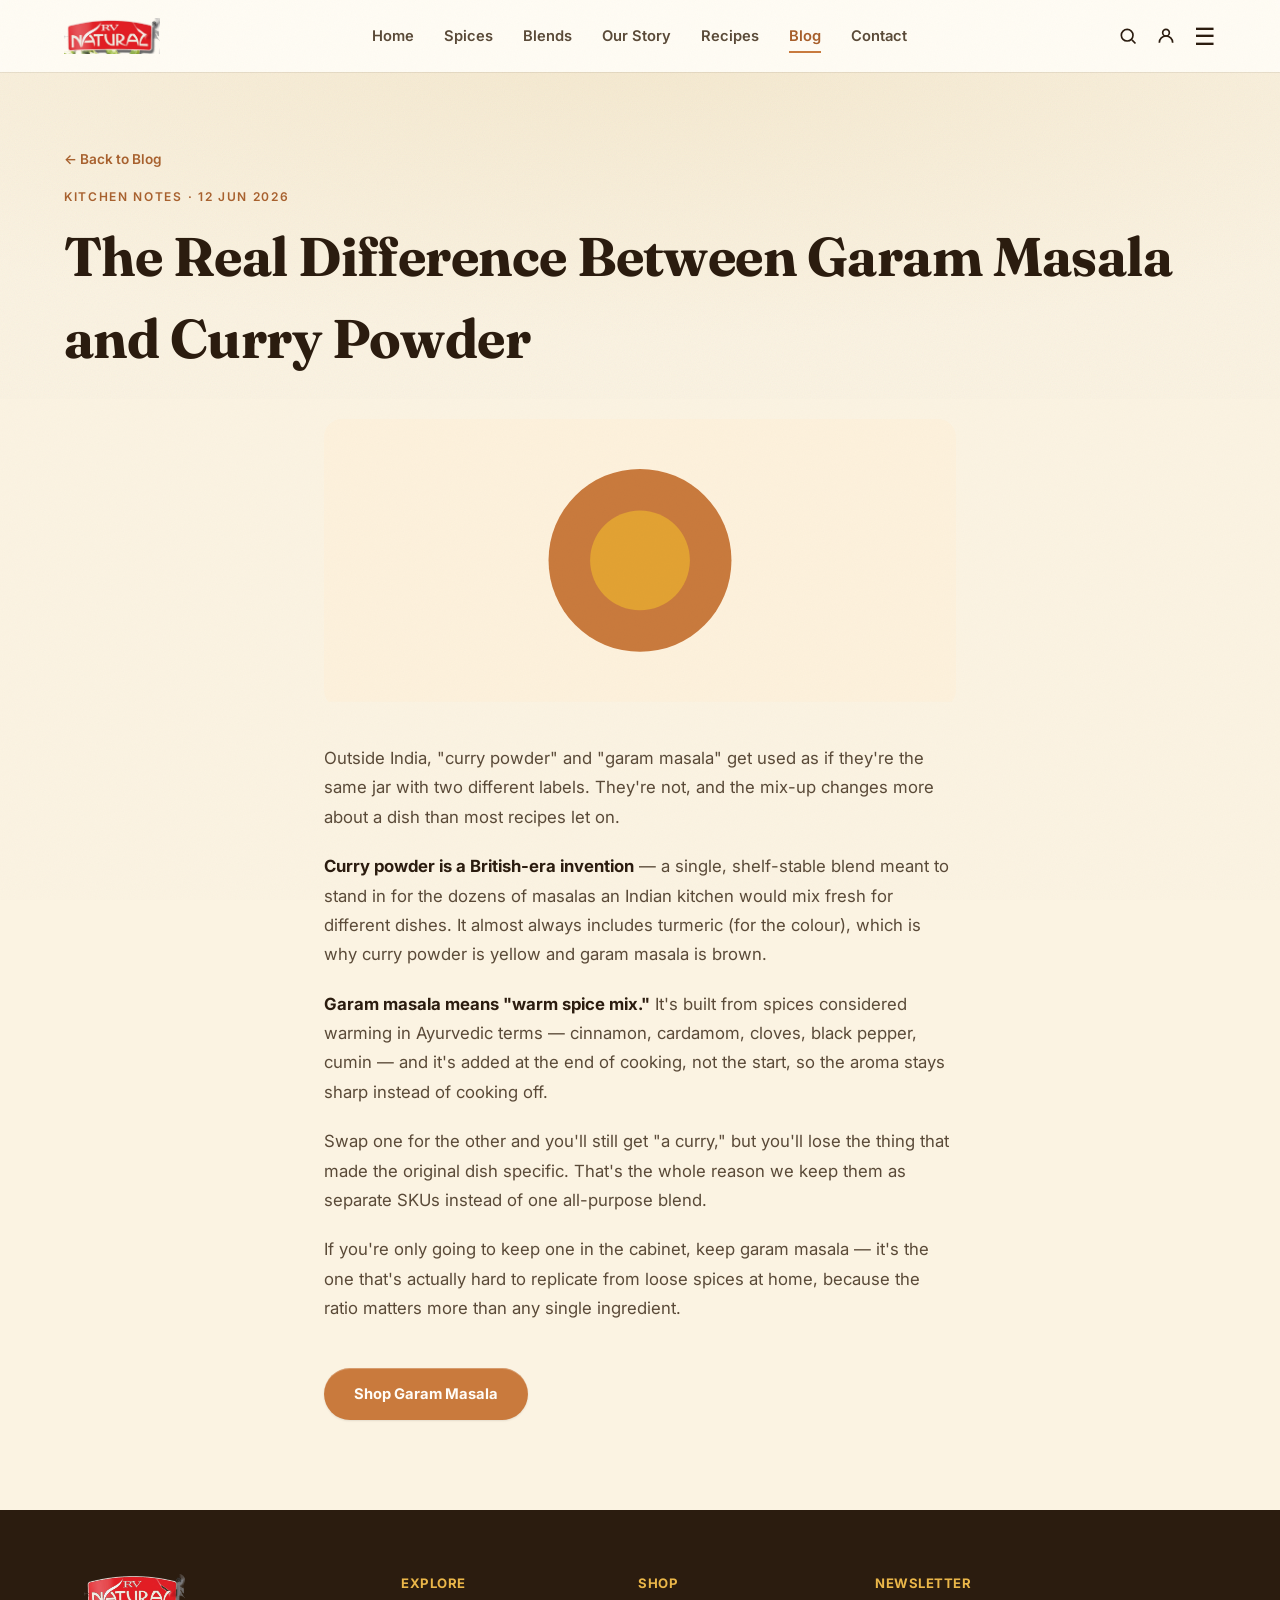
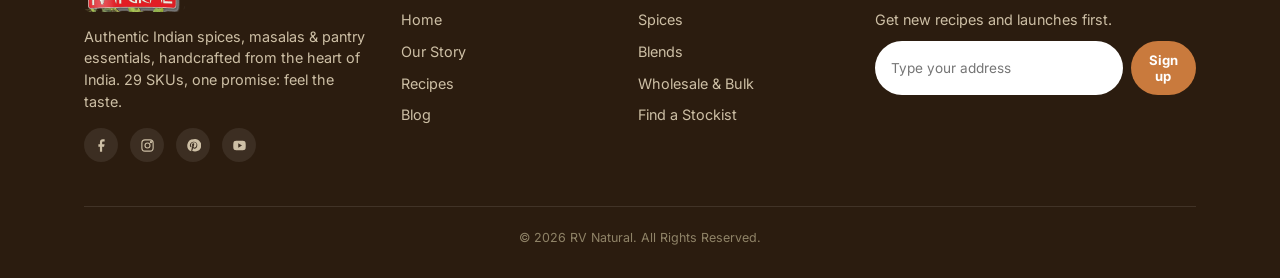
<file: blog-post.html>
<!DOCTYPE html>
<html lang="en">
<head>
<meta charset="UTF-8">
<meta name="viewport" content="width=device-width, initial-scale=1.0">
<title>The Real Difference Between Garam Masala and Curry Powder — RV Natural</title>
<meta name="description" content="Garam masala and curry powder aren't interchangeable. Here's what actually separates them.">
<link rel="stylesheet" href="css/style.css">
</head>
<body>

<nav class="nav">
  <a href="index.html" class="nav-mark">
    <img src="assets/brand/logo.png" alt="RV Natural" class="brand-logo">
  </a>
  <div class="nav-links">
    <a href="index.html">Home</a>
    <a href="spices.html">Spices</a>
    <a href="blends.html">Blends</a>
    <a href="about.html">Our Story</a>
    <a href="recipes.html">Recipes</a>
    <a href="blog.html" class="active">Blog</a>
    <a href="contact.html">Contact</a>
  </div>
  <div class="nav-icons">
    <button aria-label="Search"><svg viewBox="0 0 24 24" fill="none" stroke="currentColor" stroke-width="2"><circle cx="11" cy="11" r="7"/><path d="M21 21l-4.3-4.3"/></svg></button>
    <button aria-label="Account"><svg viewBox="0 0 24 24" fill="none" stroke="currentColor" stroke-width="2"><circle cx="12" cy="8" r="4"/><path d="M4 20c0-4.4 3.6-8 8-8s8 3.6 8 8"/></svg></button>
    <button class="nav-burger" aria-label="Menu">&#9776;</button>
  </div>
</nav>

<header class="page-header" style="text-align:left;padding-bottom:20px;">
  <a href="blog.html" style="font-family:var(--body);font-weight:600;font-size:0.85rem;color:var(--terracotta-deep);">&larr; Back to Blog</a>
  <span class="eyebrow" style="display:block;margin-top:18px;">Kitchen Notes &middot; 12 Jun 2026</span>
  <h1 style="margin-top:10px;">The Real Difference Between Garam Masala and Curry Powder</h1>
</header>

<main>
  <section style="padding-top:20px;">
    <div class="wrap" style="max-width:760px;">
      <div class="reveal" style="border-radius:var(--radius);overflow:hidden;margin-bottom:36px;">
        <svg viewBox="0 0 760 340" style="width:100%;"><rect width="760" height="340" fill="#fdf1dc"/><circle cx="380" cy="170" r="110" fill="#c97a3d"/><circle cx="380" cy="170" r="60" fill="#e2a233"/></svg>
      </div>
      <div class="reveal" style="color:var(--ink-soft);font-size:1.05rem;line-height:1.75;display:flex;flex-direction:column;gap:20px;">
        <p>Outside India, "curry powder" and "garam masala" get used as if they're the same jar with two different labels. They're not, and the mix-up changes more about a dish than most recipes let on.</p>
        <p><strong style="color:var(--ink);">Curry powder is a British-era invention</strong> &mdash; a single, shelf-stable blend meant to stand in for the dozens of masalas an Indian kitchen would mix fresh for different dishes. It almost always includes turmeric (for the colour), which is why curry powder is yellow and garam masala is brown.</p>
        <p><strong style="color:var(--ink);">Garam masala means "warm spice mix."</strong> It's built from spices considered warming in Ayurvedic terms &mdash; cinnamon, cardamom, cloves, black pepper, cumin &mdash; and it's added at the end of cooking, not the start, so the aroma stays sharp instead of cooking off.</p>
        <p>Swap one for the other and you'll still get "a curry," but you'll lose the thing that made the original dish specific. That's the whole reason we keep them as separate SKUs instead of one all-purpose blend.</p>
        <p>If you're only going to keep one in the cabinet, keep garam masala &mdash; it's the one that's actually hard to replicate from loose spices at home, because the ratio matters more than any single ingredient.</p>
      </div>
      <div class="reveal" style="margin-top:44px;">
        <a href="spices.html" class="btn">Shop Garam Masala</a>
      </div>
    </div>
  </section>
</main>

<footer id="contact-foot">
  <div class="wrap">
    <div class="foot-grid">
      <div>
        <img src="assets/brand/logo.png" alt="RV Natural" class="foot-logo">
        <p style="max-width:32ch;">Authentic Indian spices, masalas &amp; pantry essentials, handcrafted from the heart of India. 29 SKUs, one promise: feel the taste.</p>
        <div class="social-row">
          <a href="#" aria-label="Facebook"><svg viewBox="0 0 24 24" fill="currentColor"><path d="M13 22v-8h3l1-4h-4V7.5c0-1.1.4-2 2-2h2V2h-3c-3 0-4.5 1.9-4.5 4.7V10H7v4h2.5v8H13z"/></svg></a>
          <a href="#" aria-label="Instagram"><svg viewBox="0 0 24 24" fill="none" stroke="currentColor" stroke-width="1.8"><rect x="3" y="3" width="18" height="18" rx="5"/><circle cx="12" cy="12" r="4"/><circle cx="17.5" cy="6.5" r="1"/></svg></a>
          <a href="#" aria-label="Pinterest"><svg viewBox="0 0 24 24" fill="currentColor"><path d="M12 2a10 10 0 0 0-3.6 19.3c0-.8 0-1.8.2-2.6l1.4-6s-.3-.7-.3-1.7c0-1.6.9-2.8 2.1-2.8 1 0 1.4.7 1.4 1.6 0 1-.6 2.4-1 3.8-.2 1 .5 1.8 1.5 1.8 1.8 0 3.1-2.3 3.1-5 0-2.1-1.5-3.6-4.1-3.6-2.9 0-4.7 2.1-4.7 4.5 0 .8.2 1.4.6 1.9.2.2.2.3.1.5l-.2 1c-.1.3-.3.4-.6.2-1.1-.5-1.7-1.9-1.7-3.4 0-2.5 2.1-5.5 6.3-5.5 3.4 0 5.6 2.4 5.6 5 0 3.4-1.9 6-4.7 6-.9 0-1.8-.5-2.1-1.1l-.6 2.3c-.2.8-.6 1.7-1 2.3A10 10 0 1 0 12 2z"/></svg></a>
          <a href="#" aria-label="YouTube"><svg viewBox="0 0 24 24" fill="currentColor"><path d="M22 12s0-3.4-.4-5a3 3 0 0 0-2.1-2.1C17.9 4.5 12 4.5 12 4.5s-5.9 0-7.5.4A3 3 0 0 0 2.4 7C2 8.6 2 12 2 12s0 3.4.4 5a3 3 0 0 0 2.1 2.1c1.6.4 7.5.4 7.5.4s5.9 0 7.5-.4a3 3 0 0 0 2.1-2.1c.4-1.6.4-5 .4-5zM10 15.5v-7l6 3.5-6 3.5z"/></svg></a>
        </div>
      </div>
      <div>
        <h4>Explore</h4>
        <a href="index.html">Home</a>
        <a href="about.html">Our Story</a>
        <a href="recipes.html">Recipes</a>
        <a href="blog.html">Blog</a>
      </div>
      <div>
        <h4>Shop</h4>
        <a href="spices.html">Spices</a>
        <a href="blends.html">Blends</a>
        <a href="contact.html">Wholesale &amp; Bulk</a>
        <a href="contact.html">Find a Stockist</a>
      </div>
      <div>
        <h4>Newsletter</h4>
        <p>Get new recipes and launches first.</p>
        <div class="newsletter-row">
          <input type="email" placeholder="Type your address">
          <button>Sign up</button>
        </div>
      </div>
    </div>
    <div class="foot-bottom">&copy; <span id="year"></span> RV Natural. All Rights Reserved.</div>
  </div>
</footer>

<script>document.getElementById('year').textContent = new Date().getFullYear();</script>
<script src="js/script.js"></script>
</body>
</html>
</file>
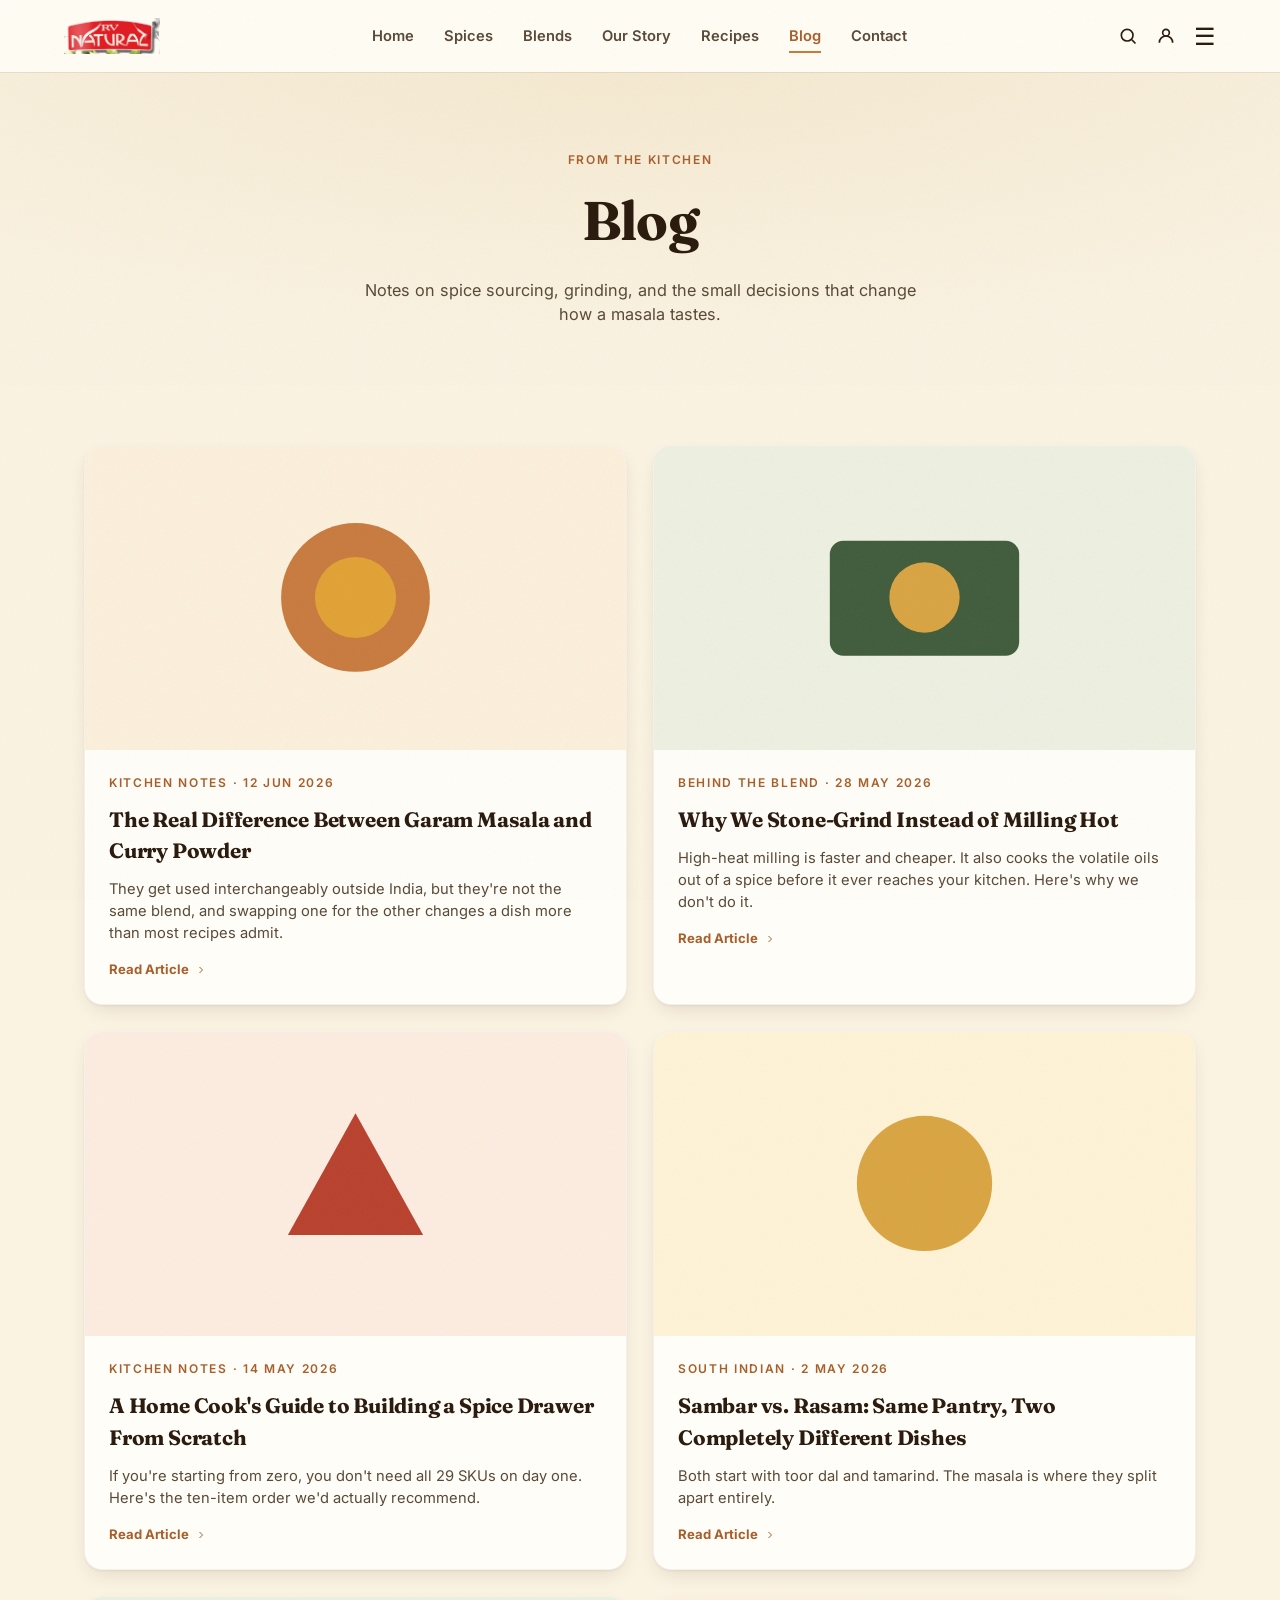
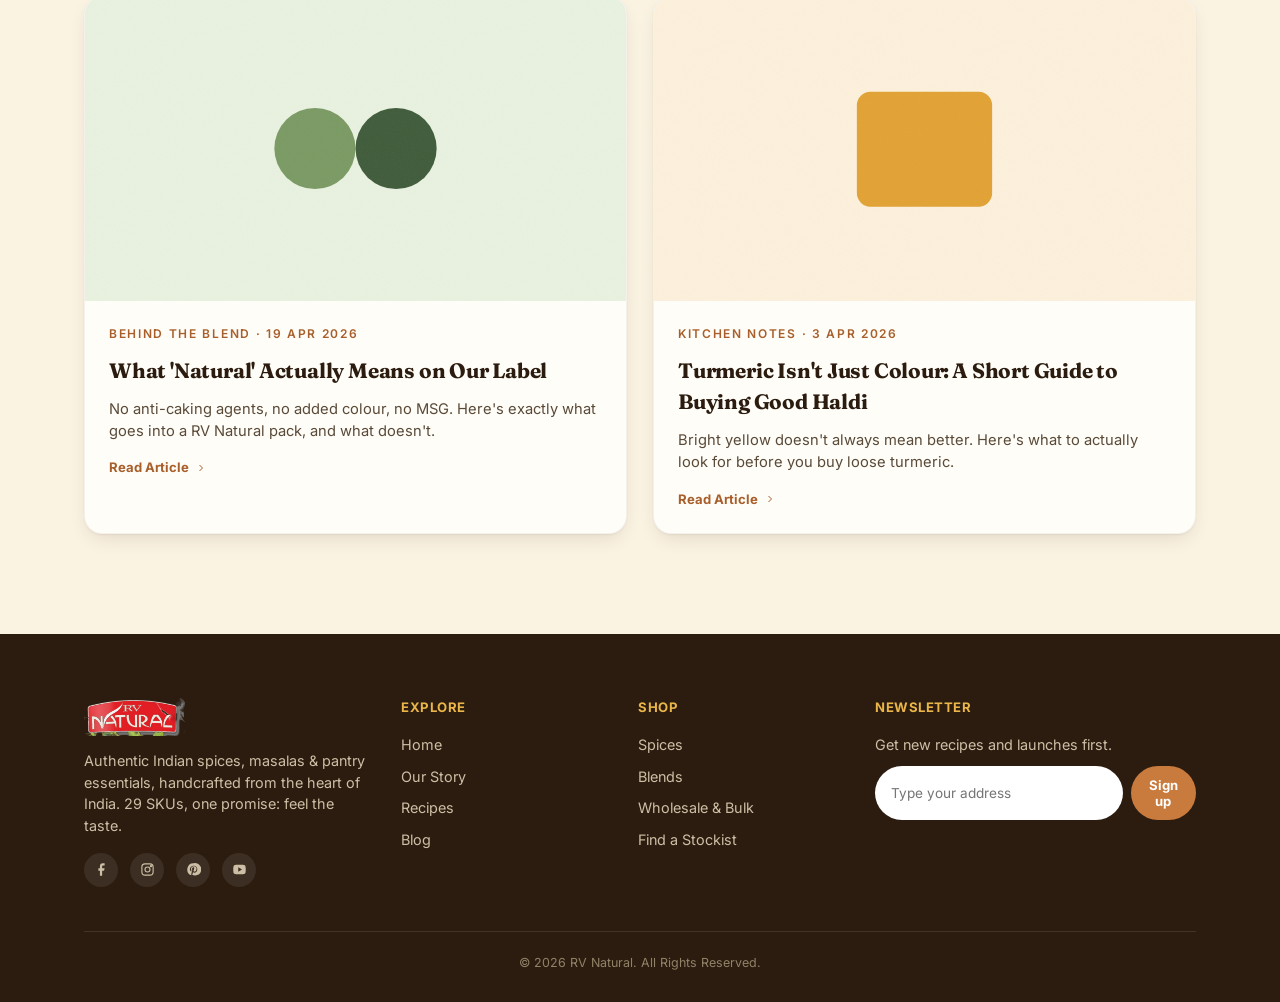
<file: blog.html>
<!DOCTYPE html>
<html lang="en">
<head>
<meta charset="UTF-8">
<meta name="viewport" content="width=device-width, initial-scale=1.0">
<title>Blog — RV Natural</title>
<meta name="description" content="Notes on spice sourcing, grinding, and cooking from the RV Natural kitchen.">
<link rel="stylesheet" href="css/style.css">
</head>
<body>

<nav class="nav">
  <a href="index.html" class="nav-mark">
    <img src="assets/brand/logo.png" alt="RV Natural" class="brand-logo">
  </a>
  <div class="nav-links">
    <a href="index.html">Home</a>
    <a href="spices.html">Spices</a>
    <a href="blends.html">Blends</a>
    <a href="about.html">Our Story</a>
    <a href="recipes.html">Recipes</a>
    <a href="blog.html" class="active">Blog</a>
    <a href="contact.html">Contact</a>
  </div>
  <div class="nav-icons">
    <button aria-label="Search"><svg viewBox="0 0 24 24" fill="none" stroke="currentColor" stroke-width="2"><circle cx="11" cy="11" r="7"/><path d="M21 21l-4.3-4.3"/></svg></button>
    <button aria-label="Account"><svg viewBox="0 0 24 24" fill="none" stroke="currentColor" stroke-width="2"><circle cx="12" cy="8" r="4"/><path d="M4 20c0-4.4 3.6-8 8-8s8 3.6 8 8"/></svg></button>
    <button class="nav-burger" aria-label="Menu">&#9776;</button>
  </div>
</nav>

<header class="page-header">
  <span class="eyebrow">From The Kitchen</span>
  <h1>Blog</h1>
  <p>Notes on spice sourcing, grinding, and the small decisions that change how a masala tastes.</p>
</header>

<div class="wrap">
<div class="recipe-grid" style="padding:60px 0 100px;">
      <article class="recipe-card reveal">
        <div class="recipe-media">
          <svg viewBox="0 0 400 225"><rect width="400" height="225" fill="#fdf1dc"/><circle cx="200" cy="112" r="55" fill="#c97a3d"/><circle cx="200" cy="112" r="30" fill="#e2a233"/></svg>
        </div>
        <div class="recipe-body">
          <span class="eyebrow">Kitchen Notes &middot; 12 Jun 2026</span>
          <h3 style="font-size:1.3rem;">The Real Difference Between Garam Masala and Curry Powder</h3>
          <p>They get used interchangeably outside India, but they're not the same blend, and swapping one for the other changes a dish more than most recipes admit.</p>
          <a href="blog-post.html" class="steps-toggle" style="text-decoration:none;">Read Article <svg viewBox="0 0 24 24" fill="none"><path d="M6 9l6 6 6-6" stroke="currentColor" stroke-width="2" style="transform:rotate(-90deg);transform-origin:center;"/></svg></a>
        </div>
      </article>
      <article class="recipe-card reveal">
        <div class="recipe-media">
          <svg viewBox="0 0 400 225"><rect width="400" height="225" fill="#eef1e2"/><rect x="130" y="70" width="140" height="85" rx="10" fill="#3f5b3a"/><circle cx="200" cy="112" r="26" fill="#d9a441"/></svg>
        </div>
        <div class="recipe-body">
          <span class="eyebrow">Behind The Blend &middot; 28 May 2026</span>
          <h3 style="font-size:1.3rem;">Why We Stone-Grind Instead of Milling Hot</h3>
          <p>High-heat milling is faster and cheaper. It also cooks the volatile oils out of a spice before it ever reaches your kitchen. Here's why we don't do it.</p>
          <a href="#" class="steps-toggle" style="text-decoration:none;">Read Article <svg viewBox="0 0 24 24" fill="none"><path d="M6 9l6 6 6-6" stroke="currentColor" stroke-width="2" style="transform:rotate(-90deg);transform-origin:center;"/></svg></a>
        </div>
      </article>
      <article class="recipe-card reveal">
        <div class="recipe-media">
          <svg viewBox="0 0 400 225"><rect width="400" height="225" fill="#fdece0"/><polygon points="200,60 250,150 150,150" fill="#b8402c"/></svg>
        </div>
        <div class="recipe-body">
          <span class="eyebrow">Kitchen Notes &middot; 14 May 2026</span>
          <h3 style="font-size:1.3rem;">A Home Cook's Guide to Building a Spice Drawer From Scratch</h3>
          <p>If you're starting from zero, you don't need all 29 SKUs on day one. Here's the ten-item order we'd actually recommend.</p>
          <a href="#" class="steps-toggle" style="text-decoration:none;">Read Article <svg viewBox="0 0 24 24" fill="none"><path d="M6 9l6 6 6-6" stroke="currentColor" stroke-width="2" style="transform:rotate(-90deg);transform-origin:center;"/></svg></a>
        </div>
      </article>
      <article class="recipe-card reveal">
        <div class="recipe-media">
          <svg viewBox="0 0 400 225"><rect width="400" height="225" fill="#fff3d6"/><circle cx="200" cy="112" r="50" fill="#d9a441"/></svg>
        </div>
        <div class="recipe-body">
          <span class="eyebrow">South Indian &middot; 2 May 2026</span>
          <h3 style="font-size:1.3rem;">Sambar vs. Rasam: Same Pantry, Two Completely Different Dishes</h3>
          <p>Both start with toor dal and tamarind. The masala is where they split apart entirely.</p>
          <a href="#" class="steps-toggle" style="text-decoration:none;">Read Article <svg viewBox="0 0 24 24" fill="none"><path d="M6 9l6 6 6-6" stroke="currentColor" stroke-width="2" style="transform:rotate(-90deg);transform-origin:center;"/></svg></a>
        </div>
      </article>
      <article class="recipe-card reveal">
        <div class="recipe-media">
          <svg viewBox="0 0 400 225"><rect width="400" height="225" fill="#e9f2e0"/><circle cx="170" cy="112" r="30" fill="#7a9a63"/><circle cx="230" cy="112" r="30" fill="#3f5b3a"/></svg>
        </div>
        <div class="recipe-body">
          <span class="eyebrow">Behind The Blend &middot; 19 Apr 2026</span>
          <h3 style="font-size:1.3rem;">What 'Natural' Actually Means on Our Label</h3>
          <p>No anti-caking agents, no added colour, no MSG. Here's exactly what goes into a RV Natural pack, and what doesn't.</p>
          <a href="#" class="steps-toggle" style="text-decoration:none;">Read Article <svg viewBox="0 0 24 24" fill="none"><path d="M6 9l6 6 6-6" stroke="currentColor" stroke-width="2" style="transform:rotate(-90deg);transform-origin:center;"/></svg></a>
        </div>
      </article>
      <article class="recipe-card reveal">
        <div class="recipe-media">
          <svg viewBox="0 0 400 225"><rect width="400" height="225" fill="#fdf1dc"/><rect x="150" y="70" width="100" height="85" rx="10" fill="#e2a233"/></svg>
        </div>
        <div class="recipe-body">
          <span class="eyebrow">Kitchen Notes &middot; 3 Apr 2026</span>
          <h3 style="font-size:1.3rem;">Turmeric Isn't Just Colour: A Short Guide to Buying Good Haldi</h3>
          <p>Bright yellow doesn't always mean better. Here's what to actually look for before you buy loose turmeric.</p>
          <a href="#" class="steps-toggle" style="text-decoration:none;">Read Article <svg viewBox="0 0 24 24" fill="none"><path d="M6 9l6 6 6-6" stroke="currentColor" stroke-width="2" style="transform:rotate(-90deg);transform-origin:center;"/></svg></a>
        </div>
      </article>
</div>
</div>

<footer id="contact-foot">
  <div class="wrap">
    <div class="foot-grid">
      <div>
        <img src="assets/brand/logo.png" alt="RV Natural" class="foot-logo">
        <p style="max-width:32ch;">Authentic Indian spices, masalas &amp; pantry essentials, handcrafted from the heart of India. 29 SKUs, one promise: feel the taste.</p>
        <div class="social-row">
          <a href="#" aria-label="Facebook"><svg viewBox="0 0 24 24" fill="currentColor"><path d="M13 22v-8h3l1-4h-4V7.5c0-1.1.4-2 2-2h2V2h-3c-3 0-4.5 1.9-4.5 4.7V10H7v4h2.5v8H13z"/></svg></a>
          <a href="#" aria-label="Instagram"><svg viewBox="0 0 24 24" fill="none" stroke="currentColor" stroke-width="1.8"><rect x="3" y="3" width="18" height="18" rx="5"/><circle cx="12" cy="12" r="4"/><circle cx="17.5" cy="6.5" r="1"/></svg></a>
          <a href="#" aria-label="Pinterest"><svg viewBox="0 0 24 24" fill="currentColor"><path d="M12 2a10 10 0 0 0-3.6 19.3c0-.8 0-1.8.2-2.6l1.4-6s-.3-.7-.3-1.7c0-1.6.9-2.8 2.1-2.8 1 0 1.4.7 1.4 1.6 0 1-.6 2.4-1 3.8-.2 1 .5 1.8 1.5 1.8 1.8 0 3.1-2.3 3.1-5 0-2.1-1.5-3.6-4.1-3.6-2.9 0-4.7 2.1-4.7 4.5 0 .8.2 1.4.6 1.9.2.2.2.3.1.5l-.2 1c-.1.3-.3.4-.6.2-1.1-.5-1.7-1.9-1.7-3.4 0-2.5 2.1-5.5 6.3-5.5 3.4 0 5.6 2.4 5.6 5 0 3.4-1.9 6-4.7 6-.9 0-1.8-.5-2.1-1.1l-.6 2.3c-.2.8-.6 1.7-1 2.3A10 10 0 1 0 12 2z"/></svg></a>
          <a href="#" aria-label="YouTube"><svg viewBox="0 0 24 24" fill="currentColor"><path d="M22 12s0-3.4-.4-5a3 3 0 0 0-2.1-2.1C17.9 4.5 12 4.5 12 4.5s-5.9 0-7.5.4A3 3 0 0 0 2.4 7C2 8.6 2 12 2 12s0 3.4.4 5a3 3 0 0 0 2.1 2.1c1.6.4 7.5.4 7.5.4s5.9 0 7.5-.4a3 3 0 0 0 2.1-2.1c.4-1.6.4-5 .4-5zM10 15.5v-7l6 3.5-6 3.5z"/></svg></a>
        </div>
      </div>
      <div>
        <h4>Explore</h4>
        <a href="index.html">Home</a>
        <a href="about.html">Our Story</a>
        <a href="recipes.html">Recipes</a>
        <a href="blog.html">Blog</a>
      </div>
      <div>
        <h4>Shop</h4>
        <a href="spices.html">Spices</a>
        <a href="blends.html">Blends</a>
        <a href="contact.html">Wholesale &amp; Bulk</a>
        <a href="contact.html">Find a Stockist</a>
      </div>
      <div>
        <h4>Newsletter</h4>
        <p>Get new recipes and launches first.</p>
        <div class="newsletter-row">
          <input type="email" placeholder="Type your address">
          <button>Sign up</button>
        </div>
      </div>
    </div>
    <div class="foot-bottom">&copy; <span id="year"></span> RV Natural. All Rights Reserved.</div>
  </div>
</footer>

<script>document.getElementById('year').textContent = new Date().getFullYear();</script>
<script src="js/script.js"></script>
</body>
</html>
</file>
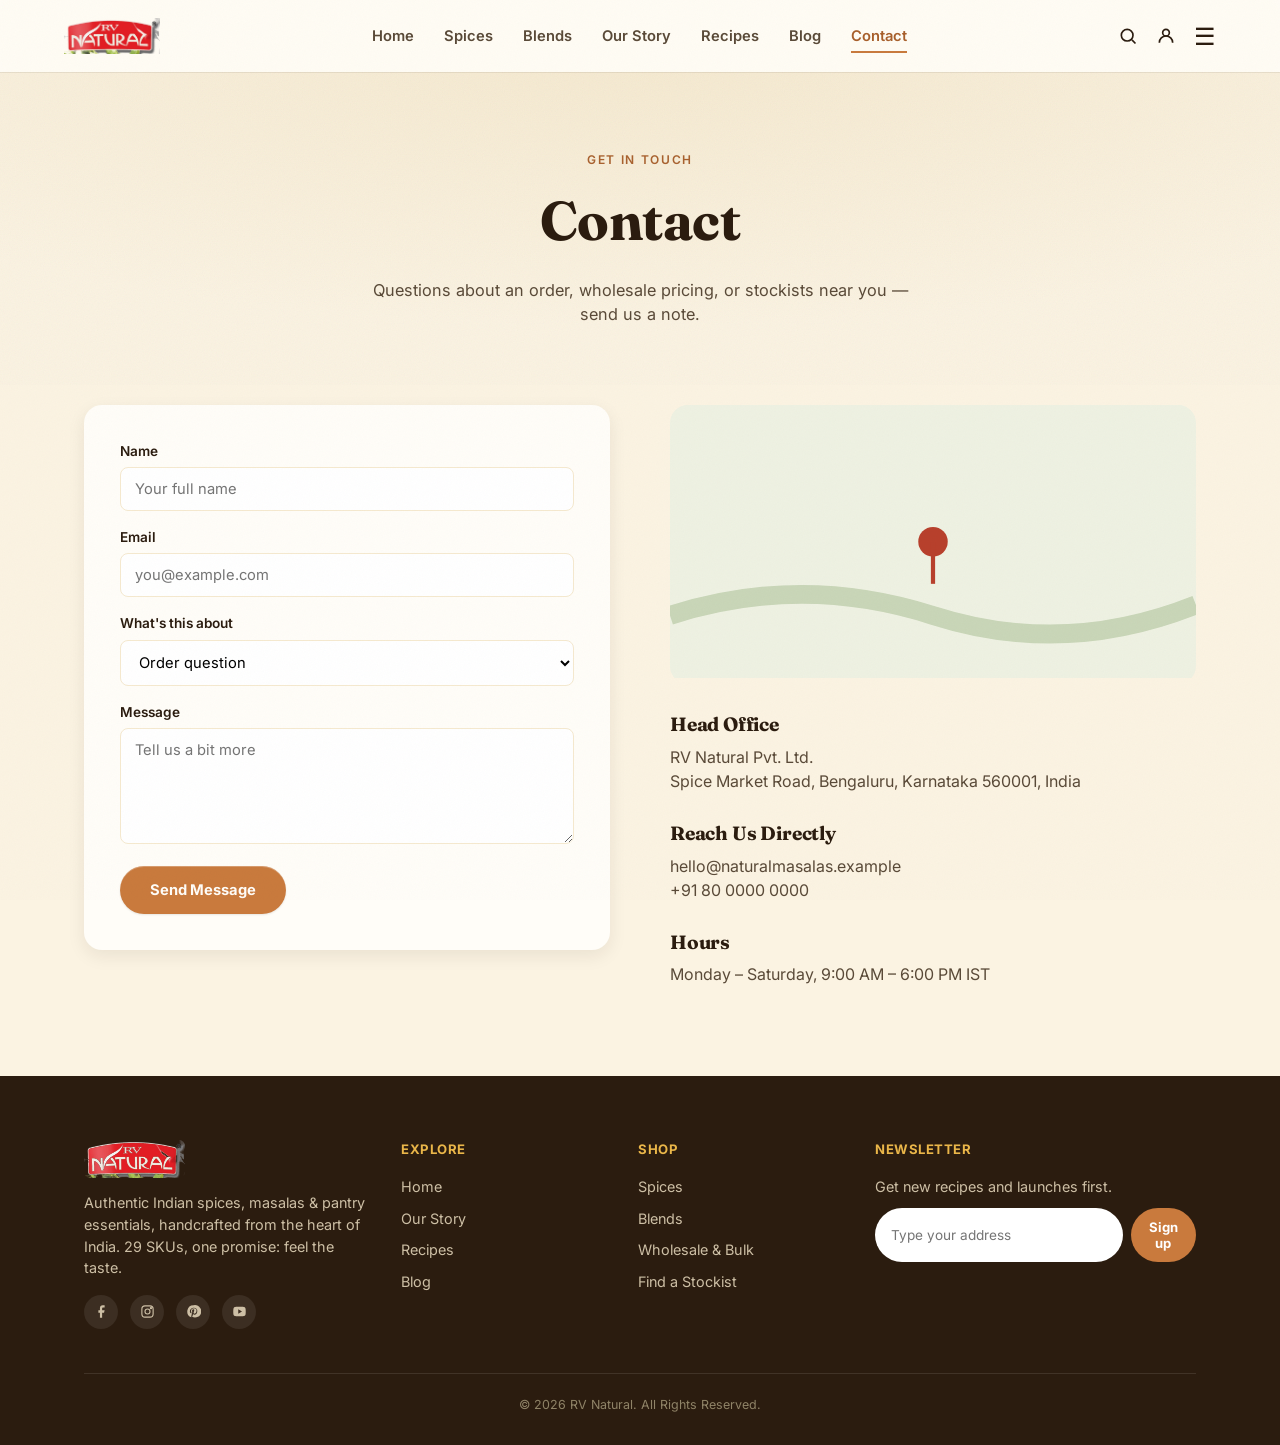
<file: contact.html>
<!DOCTYPE html>
<html lang="en">
<head>
<meta charset="UTF-8">
<meta name="viewport" content="width=device-width, initial-scale=1.0">
<title>Contact — RV Natural</title>
<meta name="description" content="Get in touch with RV Natural for orders, wholesale pricing, or stockist enquiries.">
<link rel="stylesheet" href="css/style.css">
</head>
<body>

<nav class="nav">
  <a href="index.html" class="nav-mark">
    <img src="assets/brand/logo.png" alt="RV Natural" class="brand-logo">
  </a>
  <div class="nav-links">
    <a href="index.html">Home</a>
    <a href="spices.html">Spices</a>
    <a href="blends.html">Blends</a>
    <a href="about.html">Our Story</a>
    <a href="recipes.html">Recipes</a>
    <a href="blog.html">Blog</a>
    <a href="contact.html" class="active">Contact</a>
  </div>
  <div class="nav-icons">
    <button aria-label="Search"><svg viewBox="0 0 24 24" fill="none" stroke="currentColor" stroke-width="2"><circle cx="11" cy="11" r="7"/><path d="M21 21l-4.3-4.3"/></svg></button>
    <button aria-label="Account"><svg viewBox="0 0 24 24" fill="none" stroke="currentColor" stroke-width="2"><circle cx="12" cy="8" r="4"/><path d="M4 20c0-4.4 3.6-8 8-8s8 3.6 8 8"/></svg></button>
    <button class="nav-burger" aria-label="Menu">&#9776;</button>
  </div>
</nav>

<header class="page-header">
  <span class="eyebrow">Get In Touch</span>
  <h1>Contact</h1>
  <p>Questions about an order, wholesale pricing, or stockists near you &mdash; send us a note.</p>
</header>

<main>
  <section style="padding-top:20px;">
    <div class="wrap">
      <div style="display:grid;grid-template-columns:1fr 1fr;gap:60px;align-items:start;">

        <form class="reveal" style="background:var(--white);border-radius:var(--radius);padding:36px;box-shadow:0 6px 18px rgba(43,28,15,0.08);display:flex;flex-direction:column;gap:16px;" onsubmit="event.preventDefault(); this.querySelector('.form-success').style.display='block'; this.querySelector('button[type=submit]').textContent='Sent \u2713';">
          <div>
            <label style="font-family:var(--body);font-weight:600;font-size:0.85rem;color:var(--ink);display:block;margin-bottom:6px;">Name</label>
            <input required type="text" placeholder="Your full name" style="width:100%;padding:12px 14px;border-radius:8px;border:1.5px solid var(--cream-deep);font-family:var(--body);font-size:0.92rem;">
          </div>
          <div>
            <label style="font-family:var(--body);font-weight:600;font-size:0.85rem;color:var(--ink);display:block;margin-bottom:6px;">Email</label>
            <input required type="email" placeholder="you@example.com" style="width:100%;padding:12px 14px;border-radius:8px;border:1.5px solid var(--cream-deep);font-family:var(--body);font-size:0.92rem;">
          </div>
          <div>
            <label style="font-family:var(--body);font-weight:600;font-size:0.85rem;color:var(--ink);display:block;margin-bottom:6px;">What's this about</label>
            <select style="width:100%;padding:12px 14px;border-radius:8px;border:1.5px solid var(--cream-deep);font-family:var(--body);font-size:0.92rem;background:#fff;">
              <option>Order question</option>
              <option>Wholesale &amp; bulk order</option>
              <option>Become a stockist</option>
              <option>Something else</option>
            </select>
          </div>
          <div>
            <label style="font-family:var(--body);font-weight:600;font-size:0.85rem;color:var(--ink);display:block;margin-bottom:6px;">Message</label>
            <textarea required rows="5" placeholder="Tell us a bit more" style="width:100%;padding:12px 14px;border-radius:8px;border:1.5px solid var(--cream-deep);font-family:var(--body);font-size:0.92rem;resize:vertical;"></textarea>
          </div>
          <button type="submit" class="btn" style="align-self:flex-start;">Send Message</button>
          <p class="form-success" style="display:none;color:var(--leaf-deep);font-weight:600;font-size:0.88rem;">Thanks &mdash; this demo form doesn't send yet. Wire it to your email service or a form backend before launch.</p>
        </form>

        <div class="reveal" style="display:flex;flex-direction:column;gap:26px;">
          <div style="border-radius:var(--radius);overflow:hidden;">
            <svg viewBox="0 0 500 260" style="width:100%;"><rect width="500" height="260" fill="#eef1e2"/>
              <path d="M0 200 Q125 160 250 200 T500 190" stroke="#c9d6b8" stroke-width="18" fill="none"/>
              <circle cx="250" cy="130" r="14" fill="#b8402c"/>
              <path d="M250 130 v40" stroke="#b8402c" stroke-width="4"/>
            </svg>
          </div>
          <div>
            <h3 style="font-family:var(--display);font-size:1.2rem;color:var(--ink);margin-bottom:6px;">Head Office</h3>
            <p style="color:var(--ink-soft);">RV Natural Pvt. Ltd.<br>Spice Market Road, Bengaluru, Karnataka 560001, India</p>
          </div>
          <div>
            <h3 style="font-family:var(--display);font-size:1.2rem;color:var(--ink);margin-bottom:6px;">Reach Us Directly</h3>
            <p style="color:var(--ink-soft);">hello@naturalmasalas.example<br>+91 80 0000 0000</p>
          </div>
          <div>
            <h3 style="font-family:var(--display);font-size:1.2rem;color:var(--ink);margin-bottom:6px;">Hours</h3>
            <p style="color:var(--ink-soft);">Monday &ndash; Saturday, 9:00 AM &ndash; 6:00 PM IST</p>
          </div>
        </div>

      </div>
    </div>
  </section>
</main>

<footer id="contact-foot">
  <div class="wrap">
    <div class="foot-grid">
      <div>
        <img src="assets/brand/logo.png" alt="RV Natural" class="foot-logo">
        <p style="max-width:32ch;">Authentic Indian spices, masalas &amp; pantry essentials, handcrafted from the heart of India. 29 SKUs, one promise: feel the taste.</p>
        <div class="social-row">
          <a href="#" aria-label="Facebook"><svg viewBox="0 0 24 24" fill="currentColor"><path d="M13 22v-8h3l1-4h-4V7.5c0-1.1.4-2 2-2h2V2h-3c-3 0-4.5 1.9-4.5 4.7V10H7v4h2.5v8H13z"/></svg></a>
          <a href="#" aria-label="Instagram"><svg viewBox="0 0 24 24" fill="none" stroke="currentColor" stroke-width="1.8"><rect x="3" y="3" width="18" height="18" rx="5"/><circle cx="12" cy="12" r="4"/><circle cx="17.5" cy="6.5" r="1"/></svg></a>
          <a href="#" aria-label="Pinterest"><svg viewBox="0 0 24 24" fill="currentColor"><path d="M12 2a10 10 0 0 0-3.6 19.3c0-.8 0-1.8.2-2.6l1.4-6s-.3-.7-.3-1.7c0-1.6.9-2.8 2.1-2.8 1 0 1.4.7 1.4 1.6 0 1-.6 2.4-1 3.8-.2 1 .5 1.8 1.5 1.8 1.8 0 3.1-2.3 3.1-5 0-2.1-1.5-3.6-4.1-3.6-2.9 0-4.7 2.1-4.7 4.5 0 .8.2 1.4.6 1.9.2.2.2.3.1.5l-.2 1c-.1.3-.3.4-.6.2-1.1-.5-1.7-1.9-1.7-3.4 0-2.5 2.1-5.5 6.3-5.5 3.4 0 5.6 2.4 5.6 5 0 3.4-1.9 6-4.7 6-.9 0-1.8-.5-2.1-1.1l-.6 2.3c-.2.8-.6 1.7-1 2.3A10 10 0 1 0 12 2z"/></svg></a>
          <a href="#" aria-label="YouTube"><svg viewBox="0 0 24 24" fill="currentColor"><path d="M22 12s0-3.4-.4-5a3 3 0 0 0-2.1-2.1C17.9 4.5 12 4.5 12 4.5s-5.9 0-7.5.4A3 3 0 0 0 2.4 7C2 8.6 2 12 2 12s0 3.4.4 5a3 3 0 0 0 2.1 2.1c1.6.4 7.5.4 7.5.4s5.9 0 7.5-.4a3 3 0 0 0 2.1-2.1c.4-1.6.4-5 .4-5zM10 15.5v-7l6 3.5-6 3.5z"/></svg></a>
        </div>
      </div>
      <div>
        <h4>Explore</h4>
        <a href="index.html">Home</a>
        <a href="about.html">Our Story</a>
        <a href="recipes.html">Recipes</a>
        <a href="blog.html">Blog</a>
      </div>
      <div>
        <h4>Shop</h4>
        <a href="spices.html">Spices</a>
        <a href="blends.html">Blends</a>
        <a href="contact.html">Wholesale &amp; Bulk</a>
        <a href="contact.html">Find a Stockist</a>
      </div>
      <div>
        <h4>Newsletter</h4>
        <p>Get new recipes and launches first.</p>
        <div class="newsletter-row">
          <input type="email" placeholder="Type your address">
          <button>Sign up</button>
        </div>
      </div>
    </div>
    <div class="foot-bottom">&copy; <span id="year"></span> RV Natural. All Rights Reserved.</div>
  </div>
</footer>

<script>document.getElementById('year').textContent = new Date().getFullYear();</script>
<script src="js/script.js"></script>
</body>
</html>
</file>
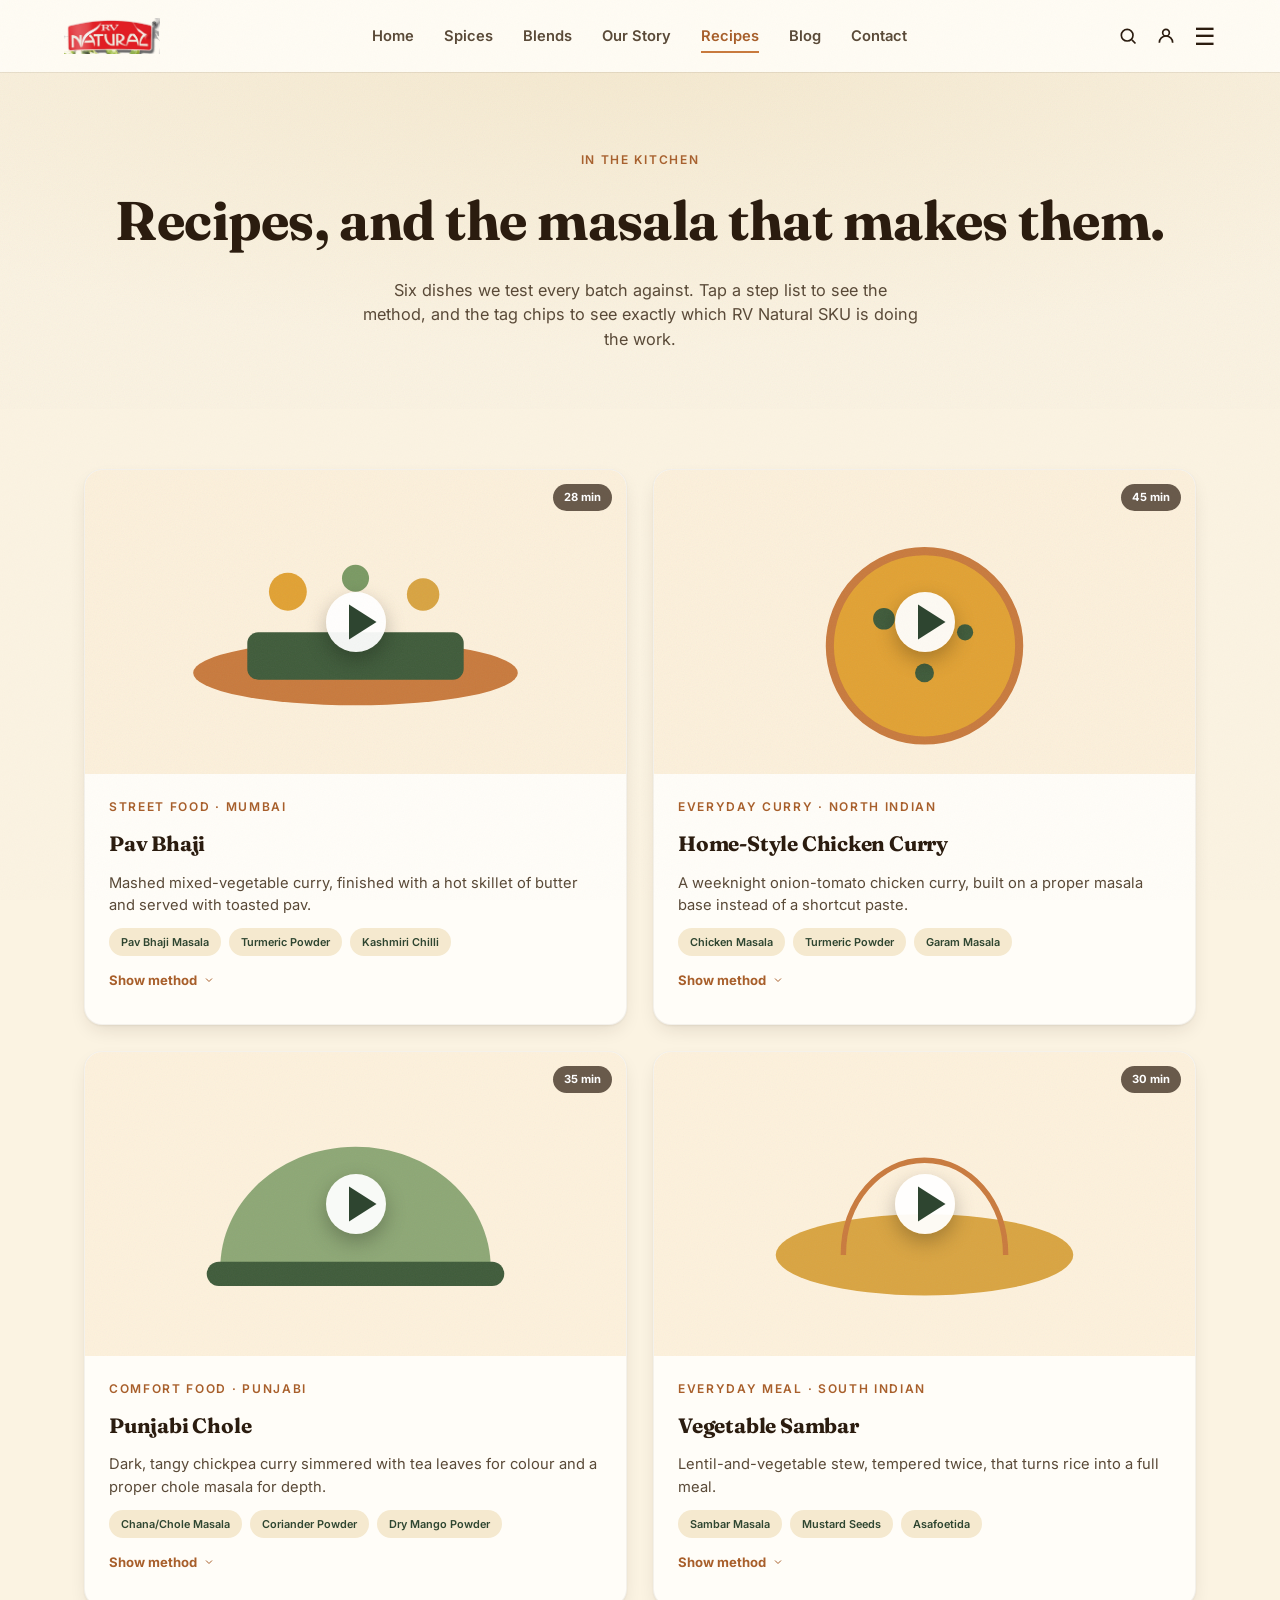
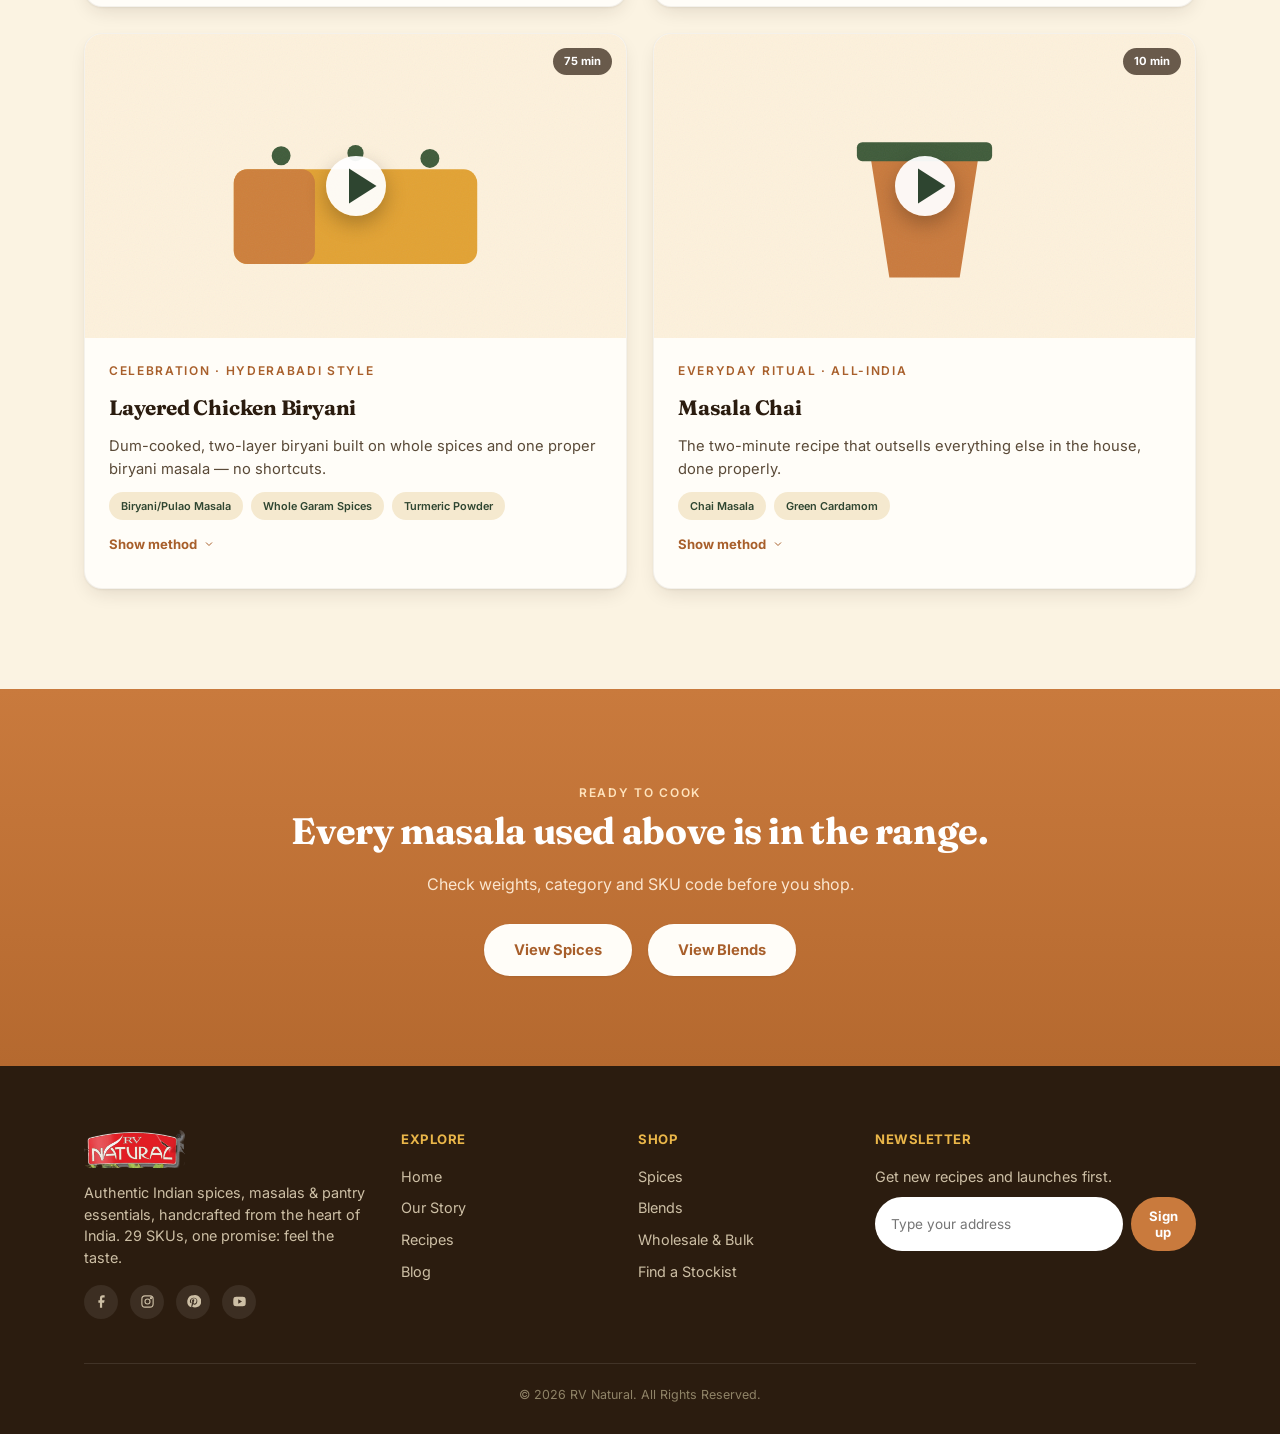
<file: recipes.html>
<!DOCTYPE html>
<html lang="en">
<head>
<meta charset="UTF-8">
<meta name="viewport" content="width=device-width, initial-scale=1.0">
<title>Recipes — RV Natural</title>
<meta name="description" content="Real recipes using RV Natural blends, product by product.">
<link rel="stylesheet" href="css/style.css">
</head>
<body>

<nav class="nav">
  <a href="index.html" class="nav-mark">
    <img src="assets/brand/logo.png" alt="RV Natural" class="brand-logo">
  </a>
  <div class="nav-links">
    <a href="index.html">Home</a>
    <a href="spices.html">Spices</a>
    <a href="blends.html">Blends</a>
    <a href="about.html">Our Story</a>
    <a href="recipes.html" class="active">Recipes</a>
    <a href="blog.html">Blog</a>
    <a href="contact.html">Contact</a>
  </div>
  <div class="nav-icons">
    <button aria-label="Search"><svg viewBox="0 0 24 24" fill="none" stroke="currentColor" stroke-width="2"><circle cx="11" cy="11" r="7"/><path d="M21 21l-4.3-4.3"/></svg></button>
    <button aria-label="Account"><svg viewBox="0 0 24 24" fill="none" stroke="currentColor" stroke-width="2"><circle cx="12" cy="8" r="4"/><path d="M4 20c0-4.4 3.6-8 8-8s8 3.6 8 8"/></svg></button>
    <button class="nav-burger" aria-label="Menu">&#9776;</button>
  </div>
</nav>

<header class="page-header">
  <span class="eyebrow">In The Kitchen</span>
  <h1>Recipes, and the masala that makes them.</h1>
  <p>Six dishes we test every batch against. Tap a step list to see the method, and the tag chips to see exactly which RV Natural SKU is doing the work.</p>
</header>

<div class="wrap">
<div class="recipe-grid" style="padding:60px 0 100px;">
<article class="recipe-card reveal">
    <div class="recipe-media">
      <span class="recipe-time">28 min</span>
      <svg viewBox="0 0 400 225"><rect width="400" height="225" fill="#fdf1dc"/><ellipse cx="200" cy="150" rx="120" ry="24" fill="#c97a3d"/><rect x="120" y="120" width="160" height="35" rx="8" fill="#3f5b3a"/><circle cx="150" cy="90" r="14" fill="#e2a233"/><circle cx="200" cy="80" r="10" fill="#7a9a63"/><circle cx="250" cy="92" r="12" fill="#d9a441"/></svg>
      <div class="play-btn"><svg viewBox="0 0 24 24" fill="currentColor"><path d="M8 5v14l11-7z"/></svg></div>
    </div>
    <div class="recipe-body">
      <span class="eyebrow">Street Food &middot; Mumbai</span>
      <h3>Pav Bhaji</h3>
      <p>Mashed mixed-vegetable curry, finished with a hot skillet of butter and served with toasted pav.</p>
      <div class="recipe-uses">
        <span class="tag-chip">Pav Bhaji Masala</span>
        <span class="tag-chip">Turmeric Powder</span>
        <span class="tag-chip">Kashmiri Chilli</span>
      </div>
      <button class="steps-toggle">Show method <svg viewBox="0 0 24 24" fill="none"><path d="M6 9l6 6 6-6" stroke="currentColor" stroke-width="2"/></svg></button>
      <div class="steps-list">
        <ol>
          <li>Boil potatoes, cauliflower, peas and carrots until soft; mash roughly.</li>
          <li>Sauté onion, ginger-garlic and tomato in butter until the oil separates.</li>
          <li>Add 2 tbsp <strong>Pav Bhaji Masala</strong>, 1 tsp <strong>Turmeric Powder</strong> and 1 tsp <strong>Kashmiri Chilli</strong>; cook 2 minutes.</li>
          <li>Fold in the mashed vegetables, splash of water, simmer 10 minutes, mashing as it cooks.</li>
          <li>Toast buttered pav on a hot tawa; serve with raw onion and lemon.</li>
        </ol>
      </div>
    </div>
  </article>

<article class="recipe-card reveal">
    <div class="recipe-media">
      <span class="recipe-time">45 min</span>
      <svg viewBox="0 0 400 225"><rect width="400" height="225" fill="#fdf1dc"/><circle cx="200" cy="130" r="70" fill="#e2a233"/><circle cx="200" cy="130" r="70" fill="none" stroke="#c97a3d" stroke-width="6"/><circle cx="170" cy="110" r="8" fill="#3f5b3a"/><circle cx="230" cy="120" r="6" fill="#3f5b3a"/><circle cx="200" cy="150" r="7" fill="#3f5b3a"/></svg>
      <div class="play-btn"><svg viewBox="0 0 24 24" fill="currentColor"><path d="M8 5v14l11-7z"/></svg></div>
    </div>
    <div class="recipe-body">
      <span class="eyebrow">Everyday Curry &middot; North Indian</span>
      <h3>Home-Style Chicken Curry</h3>
      <p>A weeknight onion-tomato chicken curry, built on a proper masala base instead of a shortcut paste.</p>
      <div class="recipe-uses">
        <span class="tag-chip">Chicken Masala</span>
        <span class="tag-chip">Turmeric Powder</span>
        <span class="tag-chip">Garam Masala</span>
      </div>
      <button class="steps-toggle">Show method <svg viewBox="0 0 24 24" fill="none"><path d="M6 9l6 6 6-6" stroke="currentColor" stroke-width="2"/></svg></button>
      <div class="steps-list">
        <ol>
          <li>Brown sliced onions in oil until deep golden; blend with ginger-garlic and tomato.</li>
          <li>Return the paste to the pan, add ½ tsp <strong>Turmeric Powder</strong> and 2 tbsp <strong>Chicken Masala</strong>; fry until the oil separates.</li>
          <li>Add chicken pieces, sear 5 minutes on high, then cover and cook 15 minutes.</li>
          <li>Add water to loosen, simmer to the gravy consistency you like.</li>
          <li>Finish with a pinch of <strong>Garam Masala</strong> and chopped coriander off the heat.</li>
        </ol>
      </div>
    </div>
  </article>

<article class="recipe-card reveal">
    <div class="recipe-media">
      <span class="recipe-time">35 min</span>
      <svg viewBox="0 0 400 225"><rect width="400" height="225" fill="#fdf1dc"/><path d="M100 160c0-50 45-90 100-90s100 40 100 90" fill="#7a9a63" opacity="0.85"/><rect x="90" y="155" width="220" height="18" rx="9" fill="#3f5b3a"/></svg>
      <div class="play-btn"><svg viewBox="0 0 24 24" fill="currentColor"><path d="M8 5v14l11-7z"/></svg></div>
    </div>
    <div class="recipe-body">
      <span class="eyebrow">Comfort Food &middot; Punjabi</span>
      <h3>Punjabi Chole</h3>
      <p>Dark, tangy chickpea curry simmered with tea leaves for colour and a proper chole masala for depth.</p>
      <div class="recipe-uses">
        <span class="tag-chip">Chana/Chole Masala</span>
        <span class="tag-chip">Coriander Powder</span>
        <span class="tag-chip">Dry Mango Powder</span>
      </div>
      <button class="steps-toggle">Show method <svg viewBox="0 0 24 24" fill="none"><path d="M6 9l6 6 6-6" stroke="currentColor" stroke-width="2"/></svg></button>
      <div class="steps-list">
        <ol>
          <li>Soak chickpeas overnight; pressure-cook with a tea bag until soft and dark.</li>
          <li>Sauté onion-tomato masala base until glossy.</li>
          <li>Stir in 2 tbsp <strong>Chana/Chole Masala</strong> and 1 tsp <strong>Coriander Powder</strong>; cook through.</li>
          <li>Add the cooked chickpeas with their liquid; simmer 15 minutes, mashing a few for body.</li>
          <li>Finish with ½ tsp <strong>Dry Mango Powder</strong> for tang; top with sliced onion and ginger.</li>
        </ol>
      </div>
    </div>
  </article>

<article class="recipe-card reveal">
    <div class="recipe-media">
      <span class="recipe-time">30 min</span>
      <svg viewBox="0 0 400 225"><rect width="400" height="225" fill="#fdf1dc"/><ellipse cx="200" cy="150" rx="110" ry="30" fill="#d9a441"/><path d="M140 150c0-40 27-70 60-70s60 30 60 70" fill="none" stroke="#c97a3d" stroke-width="4"/></svg>
      <div class="play-btn"><svg viewBox="0 0 24 24" fill="currentColor"><path d="M8 5v14l11-7z"/></svg></div>
    </div>
    <div class="recipe-body">
      <span class="eyebrow">Everyday Meal &middot; South Indian</span>
      <h3>Vegetable Sambar</h3>
      <p>Lentil-and-vegetable stew, tempered twice, that turns rice into a full meal.</p>
      <div class="recipe-uses">
        <span class="tag-chip">Sambar Masala</span>
        <span class="tag-chip">Mustard Seeds</span>
        <span class="tag-chip">Asafoetida</span>
      </div>
      <button class="steps-toggle">Show method <svg viewBox="0 0 24 24" fill="none"><path d="M6 9l6 6 6-6" stroke="currentColor" stroke-width="2"/></svg></button>
      <div class="steps-list">
        <ol>
          <li>Pressure-cook toor dal with turmeric until fully soft; whisk smooth.</li>
          <li>Boil chopped vegetables (drumstick, brinjal, pumpkin) in tamarind water until tender.</li>
          <li>Combine dal and vegetables; stir in 2–3 tbsp <strong>Sambar Masala</strong> and simmer 10 minutes.</li>
          <li>Temper <strong>Mustard Seeds</strong> and a pinch of <strong>Asafoetida</strong> in hot ghee; pour over the sambar.</li>
          <li>Rest 5 minutes before serving — sambar always tastes better a little settled.</li>
        </ol>
      </div>
    </div>
  </article>

<article class="recipe-card reveal">
    <div class="recipe-media">
      <span class="recipe-time">75 min</span>
      <svg viewBox="0 0 400 225"><rect width="400" height="225" fill="#fdf1dc"/><rect x="110" y="100" width="180" height="70" rx="10" fill="#e2a233"/><rect x="110" y="100" width="60" height="70" rx="10" fill="#c97a3d" opacity="0.85"/><circle cx="145" cy="90" r="7" fill="#3f5b3a"/><circle cx="200" cy="88" r="6" fill="#3f5b3a"/><circle cx="255" cy="92" r="7" fill="#3f5b3a"/></svg>
      <div class="play-btn"><svg viewBox="0 0 24 24" fill="currentColor"><path d="M8 5v14l11-7z"/></svg></div>
    </div>
    <div class="recipe-body">
      <span class="eyebrow">Celebration &middot; Hyderabadi Style</span>
      <h3>Layered Chicken Biryani</h3>
      <p>Dum-cooked, two-layer biryani built on whole spices and one proper biryani masala — no shortcuts.</p>
      <div class="recipe-uses">
        <span class="tag-chip">Biryani/Pulao Masala</span>
        <span class="tag-chip">Whole Garam Spices</span>
        <span class="tag-chip">Turmeric Powder</span>
      </div>
      <button class="steps-toggle">Show method <svg viewBox="0 0 24 24" fill="none"><path d="M6 9l6 6 6-6" stroke="currentColor" stroke-width="2"/></svg></button>
      <div class="steps-list">
        <ol>
          <li>Marinate chicken in yoghurt, 3 tbsp <strong>Biryani/Pulao Masala</strong> and ½ tsp <strong>Turmeric Powder</strong> for at least 2 hours.</li>
          <li>Par-boil basmati rice with whole cinnamon, cloves and bay leaf until 70% done.</li>
          <li>Layer marinated chicken, then rice, then fried onions and mint, in a heavy pot.</li>
          <li>Seal the lid with dough or foil; cook on high 5 minutes, then lowest heat 25 minutes.</li>
          <li>Rest off the heat 10 minutes before opening — this is what keeps the grains separate.</li>
        </ol>
      </div>
    </div>
  </article>

<article class="recipe-card reveal">
    <div class="recipe-media">
      <span class="recipe-time">10 min</span>
      <svg viewBox="0 0 400 225"><rect width="400" height="225" fill="#fdf1dc"/><path d="M160 90h80l-14 90h-52z" fill="#c97a3d"/><rect x="150" y="80" width="100" height="14" rx="4" fill="#3f5b3a"/></svg>
      <div class="play-btn"><svg viewBox="0 0 24 24" fill="currentColor"><path d="M8 5v14l11-7z"/></svg></div>
    </div>
    <div class="recipe-body">
      <span class="eyebrow">Everyday Ritual &middot; All-India</span>
      <h3>Masala Chai</h3>
      <p>The two-minute recipe that outsells everything else in the house, done properly.</p>
      <div class="recipe-uses">
        <span class="tag-chip">Chai Masala</span>
        <span class="tag-chip">Green Cardamom</span>
      </div>
      <button class="steps-toggle">Show method <svg viewBox="0 0 24 24" fill="none"><path d="M6 9l6 6 6-6" stroke="currentColor" stroke-width="2"/></svg></button>
      <div class="steps-list">
        <ol>
          <li>Bring water, milk and 1 crushed <strong>Green Cardamom</strong> pod to a boil.</li>
          <li>Add tea leaves and ½ tsp <strong>Chai Masala</strong>; simmer 3 minutes.</li>
          <li>Add sugar to taste, simmer 1 more minute until the colour deepens.</li>
          <li>Strain into cups while it's still rolling — chai left standing goes flat.</li>
        </ol>
      </div>
    </div>
  </article>
</div>
</div>
<section class="band-terracotta">
  <div class="wrap">
    <div class="cta-band reveal">
      <span class="eyebrow">Ready To Cook</span>
      <h2>Every masala used above is in the range.</h2>
      <p>Check weights, category and SKU code before you shop.</p>
      <a href="spices.html" class="btn white">View Spices</a>
      <a href="blends.html" class="btn white" style="margin-left:12px;">View Blends</a>
    </div>
  </div>
</section>

<footer id="contact-foot">
  <div class="wrap">
    <div class="foot-grid">
      <div>
        <img src="assets/brand/logo.png" alt="RV Natural" class="foot-logo">
        <p style="max-width:32ch;">Authentic Indian spices, masalas &amp; pantry essentials, handcrafted from the heart of India. 29 SKUs, one promise: feel the taste.</p>
        <div class="social-row">
          <a href="#" aria-label="Facebook"><svg viewBox="0 0 24 24" fill="currentColor"><path d="M13 22v-8h3l1-4h-4V7.5c0-1.1.4-2 2-2h2V2h-3c-3 0-4.5 1.9-4.5 4.7V10H7v4h2.5v8H13z"/></svg></a>
          <a href="#" aria-label="Instagram"><svg viewBox="0 0 24 24" fill="none" stroke="currentColor" stroke-width="1.8"><rect x="3" y="3" width="18" height="18" rx="5"/><circle cx="12" cy="12" r="4"/><circle cx="17.5" cy="6.5" r="1"/></svg></a>
          <a href="#" aria-label="Pinterest"><svg viewBox="0 0 24 24" fill="currentColor"><path d="M12 2a10 10 0 0 0-3.6 19.3c0-.8 0-1.8.2-2.6l1.4-6s-.3-.7-.3-1.7c0-1.6.9-2.8 2.1-2.8 1 0 1.4.7 1.4 1.6 0 1-.6 2.4-1 3.8-.2 1 .5 1.8 1.5 1.8 1.8 0 3.1-2.3 3.1-5 0-2.1-1.5-3.6-4.1-3.6-2.9 0-4.7 2.1-4.7 4.5 0 .8.2 1.4.6 1.9.2.2.2.3.1.5l-.2 1c-.1.3-.3.4-.6.2-1.1-.5-1.7-1.9-1.7-3.4 0-2.5 2.1-5.5 6.3-5.5 3.4 0 5.6 2.4 5.6 5 0 3.4-1.9 6-4.7 6-.9 0-1.8-.5-2.1-1.1l-.6 2.3c-.2.8-.6 1.7-1 2.3A10 10 0 1 0 12 2z"/></svg></a>
          <a href="#" aria-label="YouTube"><svg viewBox="0 0 24 24" fill="currentColor"><path d="M22 12s0-3.4-.4-5a3 3 0 0 0-2.1-2.1C17.9 4.5 12 4.5 12 4.5s-5.9 0-7.5.4A3 3 0 0 0 2.4 7C2 8.6 2 12 2 12s0 3.4.4 5a3 3 0 0 0 2.1 2.1c1.6.4 7.5.4 7.5.4s5.9 0 7.5-.4a3 3 0 0 0 2.1-2.1c.4-1.6.4-5 .4-5zM10 15.5v-7l6 3.5-6 3.5z"/></svg></a>
        </div>
      </div>
      <div>
        <h4>Explore</h4>
        <a href="index.html">Home</a>
        <a href="about.html">Our Story</a>
        <a href="recipes.html">Recipes</a>
        <a href="blog.html">Blog</a>
      </div>
      <div>
        <h4>Shop</h4>
        <a href="spices.html">Spices</a>
        <a href="blends.html">Blends</a>
        <a href="contact.html">Wholesale &amp; Bulk</a>
        <a href="contact.html">Find a Stockist</a>
      </div>
      <div>
        <h4>Newsletter</h4>
        <p>Get new recipes and launches first.</p>
        <div class="newsletter-row">
          <input type="email" placeholder="Type your address">
          <button>Sign up</button>
        </div>
      </div>
    </div>
    <div class="foot-bottom">&copy; <span id="year"></span> RV Natural. All Rights Reserved.</div>
  </div>
</footer>

<script>document.getElementById('year').textContent = new Date().getFullYear();</script>
<script src="js/script.js"></script>
</body>
</html>
</file>
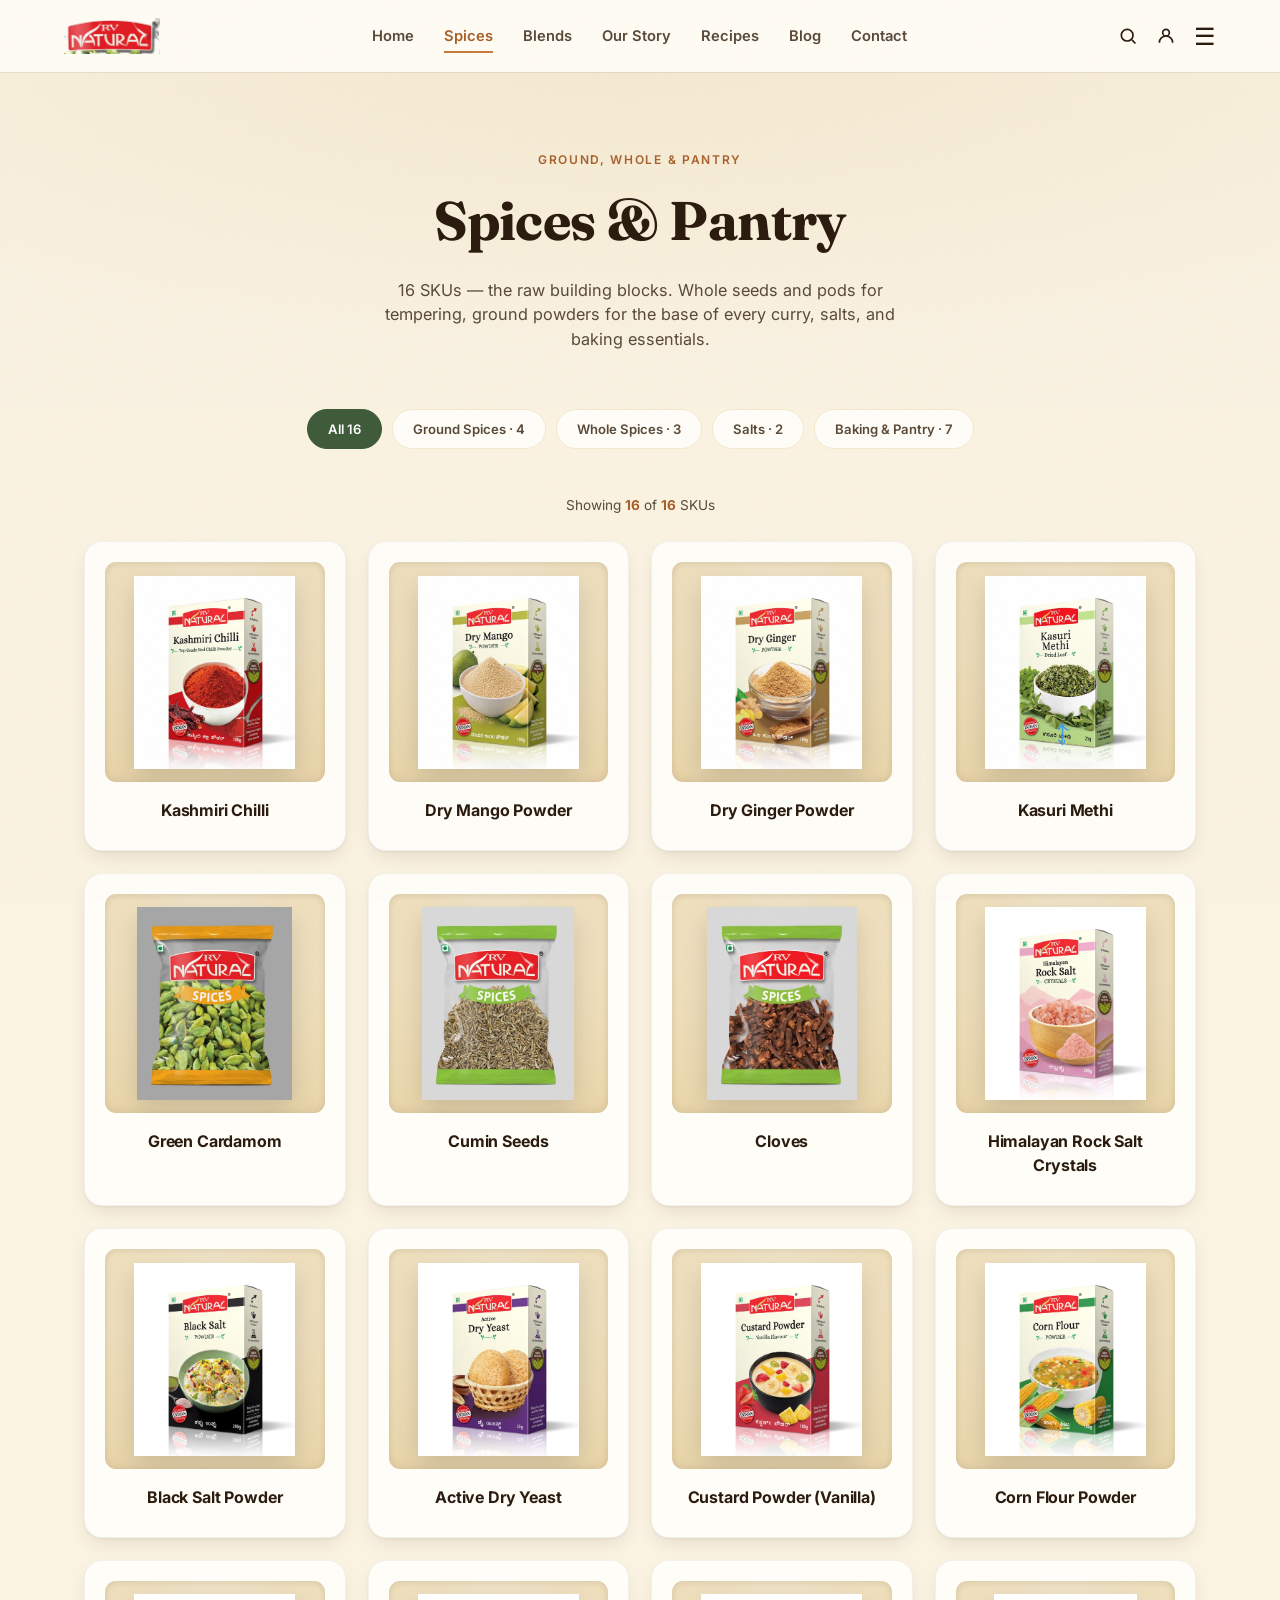
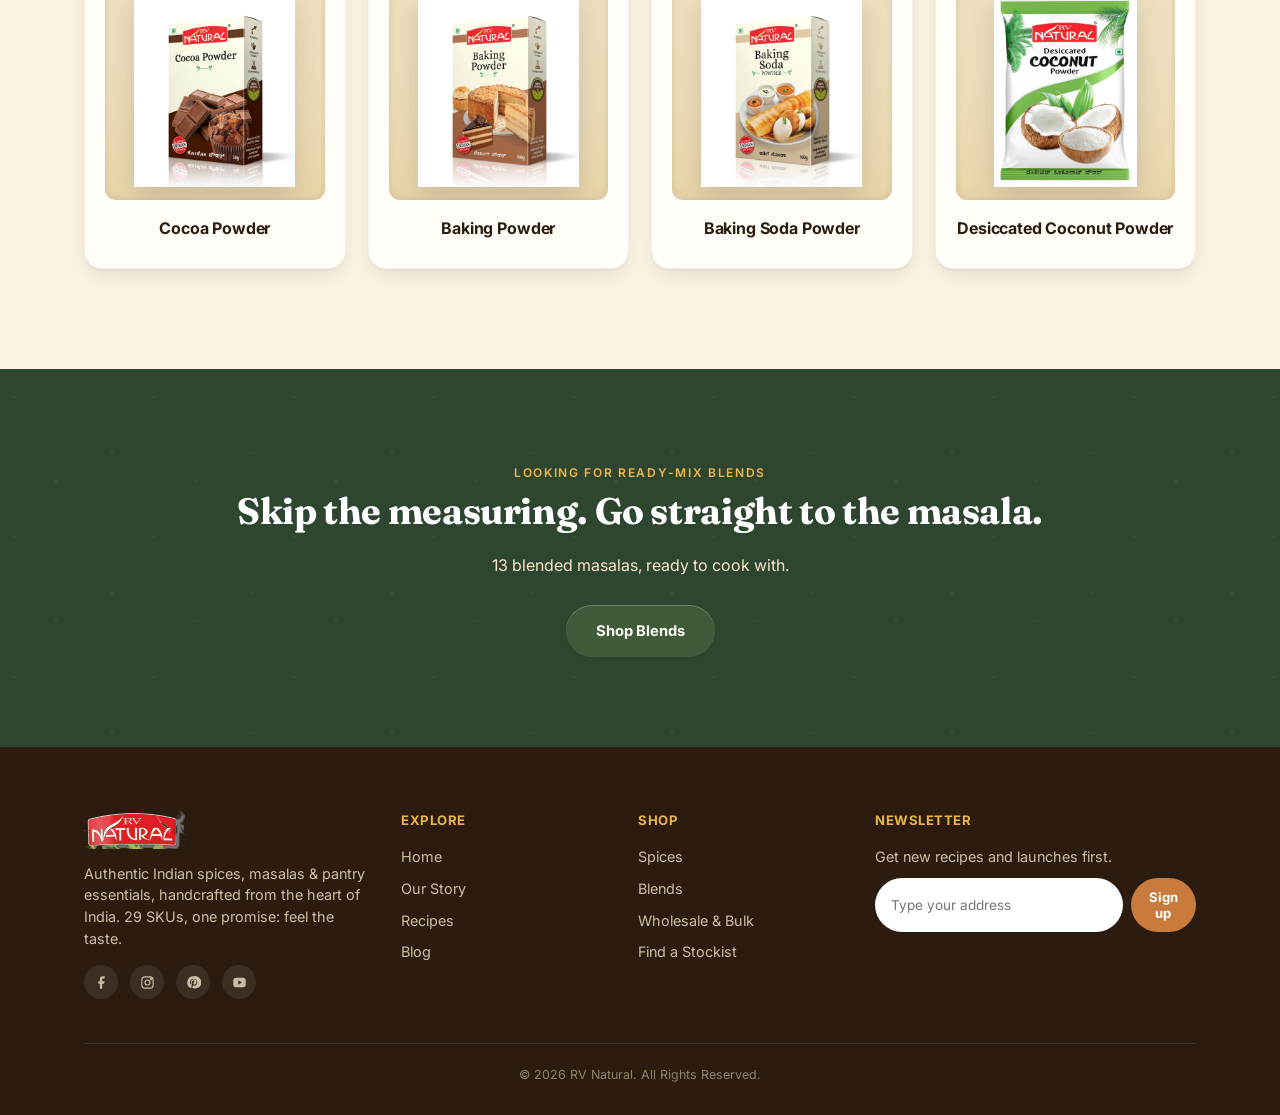
<file: spices.html>
<!DOCTYPE html>
<html lang="en">
<head>
<meta charset="UTF-8">
<meta name="viewport" content="width=device-width, initial-scale=1.0">
<title>Spices &amp; Pantry &mdash; RV Natural</title>
<meta name="description" content="Ground spices, whole spices, salts and baking essentials from RV Natural — 16 SKUs, 100% natural, no additives or preservatives.">
<link rel="stylesheet" href="css/style.css">
</head>
<body>

<nav class="nav">
  <a href="index.html" class="nav-mark">
    <img src="assets/brand/logo.png" alt="RV Natural" class="brand-logo">
  </a>
  <div class="nav-links">
    <a href="index.html">Home</a>
    <a href="spices.html" class="active">Spices</a>
    <a href="blends.html">Blends</a>
    <a href="about.html">Our Story</a>
    <a href="recipes.html">Recipes</a>
    <a href="blog.html">Blog</a>
    <a href="contact.html">Contact</a>
  </div>
  <div class="nav-icons">
    <button aria-label="Search"><svg viewBox="0 0 24 24" fill="none" stroke="currentColor" stroke-width="2"><circle cx="11" cy="11" r="7"/><path d="M21 21l-4.3-4.3"/></svg></button>
    <button aria-label="Account"><svg viewBox="0 0 24 24" fill="none" stroke="currentColor" stroke-width="2"><circle cx="12" cy="8" r="4"/><path d="M4 20c0-4.4 3.6-8 8-8s8 3.6 8 8"/></svg></button>
    <button class="nav-burger" aria-label="Menu">&#9776;</button>
  </div>
</nav>

<header class="page-header">
  <span class="eyebrow">Ground, Whole &amp; Pantry</span>
  <h1>Spices &amp; Pantry</h1>
  <p>16 SKUs &mdash; the raw building blocks. Whole seeds and pods for tempering, ground powders for the base of every curry, salts, and baking essentials.</p>
</header>

<div class="filter-bar">
  <button class="filter-btn active" data-filter="all">All 16</button>
  <button class="filter-btn" data-filter="ground">Ground Spices &middot; 4</button>
  <button class="filter-btn" data-filter="whole">Whole Spices &middot; 3</button>
  <button class="filter-btn" data-filter="salt">Salts &middot; 2</button>
  <button class="filter-btn" data-filter="baking">Baking &amp; Pantry &middot; 7</button>
</div>
<div class="sku-counter" id="skuCounter"></div>
<div class="wrap">
  <div class="prod-grid" style="padding-bottom:100px;">
      <div class="prod-card reveal" data-cat="ground">
        <div class="prod-media"><img src="assets/products/kashmiri-chilli.jpg" alt="RV Natural Kashmiri Chilli" loading="lazy"></div>
        <h3>Kashmiri Chilli</h3>
      </div>
      <div class="prod-card reveal" data-cat="ground">
        <div class="prod-media"><img src="assets/products/dry-mango-powder.jpg" alt="RV Natural Dry Mango Powder" loading="lazy"></div>
        <h3>Dry Mango Powder</h3>
      </div>
      <div class="prod-card reveal" data-cat="ground">
        <div class="prod-media"><img src="assets/products/dry-ginger-powder.jpg" alt="RV Natural Dry Ginger Powder" loading="lazy"></div>
        <h3>Dry Ginger Powder</h3>
      </div>
      <div class="prod-card reveal" data-cat="ground">
        <div class="prod-media"><img src="assets/products/kasuri-methi.jpg" alt="RV Natural Kasuri Methi" loading="lazy"></div>
        <h3>Kasuri Methi</h3>
      </div>
      <div class="prod-card reveal" data-cat="whole">
        <div class="prod-media"><img src="assets/products/cardamom.jpg" alt="RV Natural Green Cardamom" loading="lazy"></div>
        <h3>Green Cardamom</h3>
      </div>
      <div class="prod-card reveal" data-cat="whole">
        <div class="prod-media"><img src="assets/products/cumin-seeds.jpg" alt="RV Natural Cumin Seeds" loading="lazy"></div>
        <h3>Cumin Seeds</h3>
      </div>
      <div class="prod-card reveal" data-cat="whole">
        <div class="prod-media"><img src="assets/products/cloves.jpg" alt="RV Natural Cloves" loading="lazy"></div>
        <h3>Cloves</h3>
      </div>
      <div class="prod-card reveal" data-cat="salt">
        <div class="prod-media"><img src="assets/products/himalayan-rock-salt.jpg" alt="RV Natural Himalayan Rock Salt Crystals" loading="lazy"></div>
        <h3>Himalayan Rock Salt Crystals</h3>
      </div>
      <div class="prod-card reveal" data-cat="salt">
        <div class="prod-media"><img src="assets/products/black-salt.jpg" alt="RV Natural Black Salt Powder" loading="lazy"></div>
        <h3>Black Salt Powder</h3>
      </div>
      <div class="prod-card reveal" data-cat="baking">
        <div class="prod-media"><img src="assets/products/active-dry-yeast.jpg" alt="RV Natural Active Dry Yeast" loading="lazy"></div>
        <h3>Active Dry Yeast</h3>
      </div>
      <div class="prod-card reveal" data-cat="baking">
        <div class="prod-media"><img src="assets/products/custard-powder.jpg" alt="RV Natural Custard Powder (Vanilla)" loading="lazy"></div>
        <h3>Custard Powder (Vanilla)</h3>
      </div>
      <div class="prod-card reveal" data-cat="baking">
        <div class="prod-media"><img src="assets/products/corn-flour.jpg" alt="RV Natural Corn Flour Powder" loading="lazy"></div>
        <h3>Corn Flour Powder</h3>
      </div>
      <div class="prod-card reveal" data-cat="baking">
        <div class="prod-media"><img src="assets/products/cocoa-powder.jpg" alt="RV Natural Cocoa Powder" loading="lazy"></div>
        <h3>Cocoa Powder</h3>
      </div>
      <div class="prod-card reveal" data-cat="baking">
        <div class="prod-media"><img src="assets/products/baking-powder.jpg" alt="RV Natural Baking Powder" loading="lazy"></div>
        <h3>Baking Powder</h3>
      </div>
      <div class="prod-card reveal" data-cat="baking">
        <div class="prod-media"><img src="assets/products/baking-soda.jpg" alt="RV Natural Baking Soda Powder" loading="lazy"></div>
        <h3>Baking Soda Powder</h3>
      </div>
      <div class="prod-card reveal" data-cat="baking">
        <div class="prod-media"><img src="assets/products/desiccated-coconut.jpg" alt="RV Natural Desiccated Coconut Powder" loading="lazy"></div>
        <h3>Desiccated Coconut Powder</h3>
      </div>
  </div>
</div>

<section class="band-leaf">
  <div class="wrap">
    <div class="cta-band reveal">
      <span class="eyebrow">Looking For Ready-Mix Blends</span>
      <h2>Skip the measuring. Go straight to the masala.</h2>
      <p>13 blended masalas, ready to cook with.</p>
      <a href="blends.html" class="btn leaf">Shop Blends</a>
    </div>
  </div>
</section>

<footer id="contact-foot">
  <div class="wrap">
    <div class="foot-grid">
      <div>
        <img src="assets/brand/logo.png" alt="RV Natural" class="foot-logo">
        <p style="max-width:32ch;">Authentic Indian spices, masalas &amp; pantry essentials, handcrafted from the heart of India. 29 SKUs, one promise: feel the taste.</p>
        <div class="social-row">
          <a href="#" aria-label="Facebook"><svg viewBox="0 0 24 24" fill="currentColor"><path d="M13 22v-8h3l1-4h-4V7.5c0-1.1.4-2 2-2h2V2h-3c-3 0-4.5 1.9-4.5 4.7V10H7v4h2.5v8H13z"/></svg></a>
          <a href="#" aria-label="Instagram"><svg viewBox="0 0 24 24" fill="none" stroke="currentColor" stroke-width="1.8"><rect x="3" y="3" width="18" height="18" rx="5"/><circle cx="12" cy="12" r="4"/><circle cx="17.5" cy="6.5" r="1"/></svg></a>
          <a href="#" aria-label="Pinterest"><svg viewBox="0 0 24 24" fill="currentColor"><path d="M12 2a10 10 0 0 0-3.6 19.3c0-.8 0-1.8.2-2.6l1.4-6s-.3-.7-.3-1.7c0-1.6.9-2.8 2.1-2.8 1 0 1.4.7 1.4 1.6 0 1-.6 2.4-1 3.8-.2 1 .5 1.8 1.5 1.8 1.8 0 3.1-2.3 3.1-5 0-2.1-1.5-3.6-4.1-3.6-2.9 0-4.7 2.1-4.7 4.5 0 .8.2 1.4.6 1.9.2.2.2.3.1.5l-.2 1c-.1.3-.3.4-.6.2-1.1-.5-1.7-1.9-1.7-3.4 0-2.5 2.1-5.5 6.3-5.5 3.4 0 5.6 2.4 5.6 5 0 3.4-1.9 6-4.7 6-.9 0-1.8-.5-2.1-1.1l-.6 2.3c-.2.8-.6 1.7-1 2.3A10 10 0 1 0 12 2z"/></svg></a>
          <a href="#" aria-label="YouTube"><svg viewBox="0 0 24 24" fill="currentColor"><path d="M22 12s0-3.4-.4-5a3 3 0 0 0-2.1-2.1C17.9 4.5 12 4.5 12 4.5s-5.9 0-7.5.4A3 3 0 0 0 2.4 7C2 8.6 2 12 2 12s0 3.4.4 5a3 3 0 0 0 2.1 2.1c1.6.4 7.5.4 7.5.4s5.9 0 7.5-.4a3 3 0 0 0 2.1-2.1c.4-1.6.4-5 .4-5zM10 15.5v-7l6 3.5-6 3.5z"/></svg></a>
        </div>
      </div>
      <div>
        <h4>Explore</h4>
        <a href="index.html">Home</a>
        <a href="about.html">Our Story</a>
        <a href="recipes.html">Recipes</a>
        <a href="blog.html">Blog</a>
      </div>
      <div>
        <h4>Shop</h4>
        <a href="spices.html">Spices</a>
        <a href="blends.html">Blends</a>
        <a href="contact.html">Wholesale &amp; Bulk</a>
        <a href="contact.html">Find a Stockist</a>
      </div>
      <div>
        <h4>Newsletter</h4>
        <p>Get new recipes and launches first.</p>
        <div class="newsletter-row">
          <input type="email" placeholder="Type your address">
          <button>Sign up</button>
        </div>
      </div>
    </div>
    <div class="foot-bottom">&copy; <span id="year"></span> RV Natural. All Rights Reserved.</div>
  </div>
</footer>

<script>document.getElementById('year').textContent = new Date().getFullYear();</script>
<script src="js/script.js"></script>
</body>
</html>
</file>
<file: css/style.css>
@import url('https://fonts.googleapis.com/css2?family=Fraunces:ital,opsz,wght@0,9..144,450;0,9..144,600;0,9..144,700;0,9..144,800;1,9..144,500;1,9..144,600&family=Inter:wght@400;500;600;700&family=Caveat:wght@600&display=swap');

/* ============ TOKENS ============ */
:root{
  --cream:#fbf3e2;
  --cream-deep:#f5e9cf;
  --ink:#2b1c0f;
  --ink-soft:#5a4a38;

  --terracotta:#c97a3d;
  --terracotta-deep:#a85f2b;
  --paprika:#b8402c;

  --leaf:#3f5b3a;
  --leaf-deep:#2e4530;
  --leaf-pale:#7a9a63;

  --gold:#d9a441;
  --gold-bright:#eab649;

  --white:#fffdf8;

  --display:'Fraunces','Georgia',serif;
  --body:'Inter','Segoe UI',sans-serif;
  --script:'Caveat',cursive;

  --container:1240px;
  --edge:clamp(20px,5vw,64px);
  --radius:18px;
  --radius-sm:11px;

  --shadow-card:0 1px 2px rgba(43,28,15,0.06), 0 8px 20px -6px rgba(43,28,15,0.14);
  --shadow-lift:0 4px 10px rgba(43,28,15,0.08), 0 26px 46px -14px rgba(43,28,15,0.26);
  --grain:url("data:image/svg+xml,%3Csvg xmlns='http://www.w3.org/2000/svg' width='140' height='140'%3E%3Cfilter id='n'%3E%3CfeTurbulence type='fractalNoise' baseFrequency='0.85' numOctaves='2' stitchTiles='stitch'/%3E%3C/filter%3E%3Crect width='100%25' height='100%25' filter='url(%23n)'/%3E%3C/svg%3E");
}

*{ box-sizing:border-box; margin:0; padding:0; }
html{ scroll-behavior:smooth; }
@media (prefers-reduced-motion: reduce){
  html{ scroll-behavior:auto; }
  *{ animation-duration:0.001ms !important; animation-iteration-count:1 !important; transition-duration:0.001ms !important; }
}

body{
  position:relative;
  background:var(--cream);
  color:var(--ink);
  font-family:var(--body);
  line-height:1.5;
  overflow-x:hidden;
}
body::before{
  content:"";
  position:fixed; inset:0; z-index:9999; pointer-events:none;
  background-image:var(--grain);
  opacity:0.035;
  mix-blend-mode:multiply;
}

a{ color:inherit; text-decoration:none; }
img{ max-width:100%; display:block; }
button{ font-family:inherit; cursor:pointer; }
ul{ list-style:none; }

.wrap{ max-width:var(--container); margin:0 auto; padding-left:var(--edge); padding-right:var(--edge); }

h1,h2,h3{ font-family:var(--display); font-weight:700; letter-spacing:-0.01em; }
em, .accent{ font-style:italic; font-weight:500; color:var(--gold-bright); }

.eyebrow{
  font-family:var(--body);
  font-size:0.75rem;
  letter-spacing:0.14em;
  text-transform:uppercase;
  font-weight:600;
  color:var(--terracotta-deep);
}

/* ============ NAV ============ */
.nav{
  position:sticky; top:0; left:0; right:0; z-index:1000;
  background:rgba(255,253,248,0.88);
  backdrop-filter:blur(14px) saturate(1.4);
  -webkit-backdrop-filter:blur(14px) saturate(1.4);
  padding:18px var(--edge);
  display:flex; align-items:center; justify-content:space-between;
  box-shadow:0 1px 0 rgba(43,28,15,0.08);
  transition:padding .35s ease, box-shadow .35s ease;
}
.nav.scrolled{
  padding:11px var(--edge);
  box-shadow:0 10px 30px -14px rgba(43,28,15,0.25), 0 1px 0 rgba(43,28,15,0.08);
}
.nav-mark{
  display:flex; align-items:center; gap:10px;
  line-height:1.05;
}
.brand-logo{ height:36px; width:auto; display:block; }
.foot-logo{ height:38px; width:auto; display:block; margin-bottom:14px; border-radius:6px; }
.nav-links{ display:flex; gap:30px; align-items:center; }
.nav-links a{
  font-family:var(--body); font-size:0.92rem; font-weight:600;
  color:var(--ink-soft); position:relative; padding:6px 0;
}
.nav-links a::after{
  content:""; position:absolute; left:0; right:100%; bottom:0; height:2px;
  background:var(--terracotta); transition:right .3s ease;
}
.nav-links a:hover, .nav-links a.active{ color:var(--terracotta-deep); }
.nav-links a:hover::after, .nav-links a.active::after{ right:0; }

.nav-icons{ display:flex; align-items:center; gap:18px; }
.nav-icons button{ background:none; border:none; color:var(--ink); display:flex; position:relative; }
.nav-icons svg{ width:20px; height:20px; }
.cart-badge{
  position:absolute; top:-8px; right:-9px; background:var(--paprika); color:#fff;
  font-family:var(--body); font-weight:700; font-size:0.62rem;
  width:17px; height:17px; border-radius:50%; display:flex; align-items:center; justify-content:center;
}

.nav-burger{ display:none; background:none; border:none; color:var(--ink); font-size:1.5rem; }

@media (max-width:860px){
  .nav-links{
    position:fixed; top:0; right:0; height:100vh; width:min(78vw,300px);
    background:var(--white); flex-direction:column; justify-content:center; gap:26px;
    transform:translateX(100%); transition:transform .4s cubic-bezier(.7,0,.2,1);
    box-shadow:-8px 0 30px rgba(0,0,0,.15); z-index:1001;
  }
  .nav-links.open{ transform:translateX(0); }
  .nav-burger{ display:block; }
}

/* ============ BUTTONS ============ */
.btn{
  display:inline-flex; align-items:center; gap:10px;
  font-family:var(--body); font-size:0.92rem; font-weight:700;
  padding:15px 30px; border-radius:999px; border:none;
  color:var(--white); background:var(--terracotta);
  box-shadow:inset 0 1px 0 rgba(255,255,255,0.25), 0 1px 2px rgba(43,28,15,0.1);
  transition:transform .3s cubic-bezier(.2,.8,.2,1), box-shadow .3s ease, background .25s ease;
}
.btn:hover{ transform:translateY(-3px); box-shadow:inset 0 1px 0 rgba(255,255,255,0.25), 0 14px 28px rgba(168,95,43,0.32); background:var(--terracotta-deep); }
.btn:active{ transform:translateY(-1px); }
.btn.white{ background:var(--white); color:var(--terracotta-deep); }
.btn.white:hover{ background:var(--cream); }
.btn.leaf{ background:var(--leaf); }
.btn.leaf:hover{ background:var(--leaf-deep); box-shadow:0 12px 26px rgba(46,69,48,0.35); }

.add-cart{
  width:100%; padding:11px 0; border-radius:999px; border:none;
  background:var(--leaf); color:#fff; font-family:var(--body); font-weight:700; font-size:0.85rem;
  transition:background .25s ease, transform .2s ease;
}
.add-cart:hover{ background:var(--leaf-deep); transform:translateY(-2px); }
.add-cart.added{ background:var(--gold); }

/* ============ HERO ============ */
.hero{
  position:relative;
  min-height:82vh;
  display:flex; align-items:center;
  padding:70px var(--edge) 110px;
  overflow:hidden;
  background:radial-gradient(120% 100% at 80% 20%, #7a4322 0%, #4a2712 55%, #2b1608 100%);
}
.hero-slides{ position:absolute; inset:0; z-index:0; }
.hero-slide{
  position:absolute; inset:0;
  opacity:0; transition:opacity 1.6s ease;
}
.hero-slide.active{ opacity:1; }
.hero-slide.slide-terracotta{ background:radial-gradient(120% 100% at 78% 24%, #a85f2b 0%, #6a3a1e 55%, #2b1608 100%); }
.hero-slide.slide-leaf{ background:radial-gradient(120% 100% at 78% 24%, #3f5b3a 0%, #24361f 55%, #17230f 100%); }
.hero-slide.slide-gold{ background:radial-gradient(120% 100% at 78% 24%, #a8862e 0%, #5c4718 55%, #2b1e08 100%); }
.hero-slide.slide-paprika{ background:radial-gradient(120% 100% at 78% 24%, #a8422e 0%, #62281a 55%, #2b1108 100%); }
.hero-slide.slide-ink{ background:radial-gradient(120% 100% at 78% 24%, #7a4322 0%, #4a2712 55%, #2b1608 100%); }
.hero-slide-motif{
  position:absolute; right:6%; top:50%; transform:translateY(-50%);
  width:min(38vw,440px); height:min(38vw,440px); pointer-events:none;
}
.hero-slide-caption{
  position:absolute; right:var(--edge); bottom:36px; z-index:1;
  max-width:280px; text-align:right;
  font-family:var(--body); font-size:0.85rem; font-weight:600; line-height:1.4; color:#fff;
  background:rgba(30,16,6,0.4); backdrop-filter:blur(6px);
  padding:12px 16px; border-radius:var(--radius-sm);
  border:1px solid rgba(255,255,255,0.14);
}
.hero-tint{
  position:absolute; inset:0; z-index:1; pointer-events:none;
  background:linear-gradient(100deg, rgba(30,16,6,0.76) 0%, rgba(30,16,6,0.5) 42%, rgba(30,16,6,0.28) 68%),
    linear-gradient(0deg, rgba(20,11,4,0.55) 0%, rgba(20,11,4,0) 30%);
}
.hero::before{
  content:""; position:absolute; inset:0; z-index:2; pointer-events:none; opacity:0.5;
  background-image:var(--grain); mix-blend-mode:overlay;
}
.hero::after{
  content:""; position:absolute; inset:0; z-index:2; pointer-events:none; opacity:0.4;
  background-image:
    radial-gradient(3px 3px at 20% 30%, rgba(217,164,65,0.75), transparent),
    radial-gradient(2px 2px at 60% 70%, rgba(217,164,65,0.55), transparent),
    radial-gradient(2px 2px at 80% 20%, rgba(184,64,44,0.65), transparent),
    radial-gradient(2.5px 2.5px at 35% 55%, rgba(217,164,65,0.5), transparent),
    radial-gradient(2px 2px at 90% 75%, rgba(217,164,65,0.4), transparent);
  animation:dustFall 16s linear infinite;
}
@keyframes dustFall{ from{ background-position:0 0,0 0,0 0,0 0,0 0;} to{ background-position:0 220px,0 -180px,0 260px,0 -200px,0 240px;} }
.hero-dots{
  position:absolute; left:var(--edge); bottom:36px; z-index:3;
  display:flex; gap:8px;
}
.hero-dot{
  position:relative; overflow:hidden;
  width:40px; height:4px; border-radius:999px; border:none; padding:0;
  background:rgba(255,255,255,0.28); cursor:pointer;
}
.hero-dot-fill{
  position:absolute; inset:0; width:0%;
  background:var(--gold-bright);
}
.hero-dot.active .hero-dot-fill{ animation:heroDotFill 5s linear forwards; }
@keyframes heroDotFill{ from{ width:0%; } to{ width:100%; } }
@media (prefers-reduced-motion: reduce){
  .hero-dot.active .hero-dot-fill{ animation:none; width:100%; }
}
@media (max-width:640px){
  .hero-slide-caption{ display:none; }
}
@media (prefers-reduced-motion: reduce){
  .hero-slide{ transition:none; }
}

.hero-inner{ position:relative; z-index:3; max-width:640px; }
.hero-eyebrow{ display:flex; align-items:center; gap:12px; margin-bottom:20px; }
.hero-eyebrow .rule{ width:40px; height:2px; background:var(--gold-bright); }
.hero-eyebrow span.eyebrow{ color:var(--gold-bright); }

.hero h1{
  font-size:clamp(2.5rem,5.4vw,3.9rem);
  line-height:1.06;
  color:#fff;
  text-shadow:0 2px 24px rgba(0,0,0,0.25);
  opacity:0; transform:translateY(24px);
  animation:fadeUp .9s cubic-bezier(.2,.8,.2,1) forwards;
  animation-delay:.1s;
}
.hero h1 em{ color:var(--gold-bright); font-weight:600; }
.hero p.lede{
  margin-top:22px; max-width:46ch; font-size:1.08rem; color:#f3e6d3;
  opacity:0; transform:translateY(24px);
  animation:fadeUp .9s cubic-bezier(.2,.8,.2,1) forwards; animation-delay:.3s;
}
@keyframes fadeUp{ to{ opacity:1; transform:translateY(0); } }

.hero-cta{ margin-top:36px; display:flex; gap:16px; flex-wrap:wrap; align-items:center;
  opacity:0; animation:fadeUp .9s cubic-bezier(.2,.8,.2,1) forwards; animation-delay:.5s; }
.hero-cta .scribble{ font-family:var(--script); font-size:1.3rem; color:var(--gold-bright); }

.hero-stats{ margin-top:52px; display:flex; gap:38px;
  opacity:0; animation:fadeUp .9s cubic-bezier(.2,.8,.2,1) forwards; animation-delay:.65s; }
.hero-stats div{ }
.hero-stats .num{ font-family:var(--display); font-size:1.7rem; color:#fff; font-weight:800; }
.hero-stats .lbl{ font-size:0.72rem; letter-spacing:0.06em; text-transform:uppercase; color:#e6d2b0; font-weight:600; }

/* ============ SECTION SHELLS ============ */
section{ position:relative; padding:90px 0; }
.section-head{ max-width:640px; margin:0 auto 50px; text-align:center; }
.section-head h2{ font-size:clamp(1.9rem,3.8vw,2.6rem); margin-top:12px; color:var(--ink); }
.section-head p{ margin-top:14px; color:var(--ink-soft); font-size:1rem; }

.reveal{ opacity:0; transform:translateY(30px); transition:opacity .7s ease, transform .7s cubic-bezier(.2,.8,.2,1); }
.reveal.in{ opacity:1; transform:translateY(0); }

.band-terracotta{ background:linear-gradient(180deg, var(--terracotta) 0%, #b5692f 100%); color:#fff; position:relative; }
.band-terracotta .section-head h2{ color:#fff; }
.band-terracotta .section-head p{ color:#fbe6cf; }
.band-terracotta .eyebrow{ color:#ffe3bd; }

.band-leaf{ background:var(--leaf-deep); color:#fff; position:relative; overflow:hidden; }
.band-leaf .section-head h2{ color:#fff; }
.band-leaf .section-head p{ color:#d9e6cf; }
.band-leaf .eyebrow{ color:var(--gold-bright); }
.band-leaf::before{
  content:""; position:absolute; inset:0; opacity:0.07; pointer-events:none;
  background-image:
    radial-gradient(circle at 10% 20%, #fff 0, transparent 2px),
    radial-gradient(circle at 80% 60%, #fff 0, transparent 2px),
    radial-gradient(circle at 40% 80%, #fff 0, transparent 2px);
  background-size:140px 140px;
}

/* ============ PRODUCT CARD (bestsellers / shop grid) ============ */
.prod-grid{ display:grid; grid-template-columns:repeat(4,1fr); gap:22px; }
@media (max-width:980px){ .prod-grid{ grid-template-columns:repeat(2,1fr); } }
@media (max-width:520px){ .prod-grid{ grid-template-columns:1fr; } }

.prod-card{
  background:var(--white); border-radius:var(--radius);
  padding:20px 20px 22px; text-align:center;
  box-shadow:var(--shadow-card);
  border:1px solid rgba(43,28,15,0.05);
  transition:transform .35s cubic-bezier(.2,.8,.2,1), box-shadow .35s ease;
  display:flex; flex-direction:column;
  position:relative;
}
.prod-card:hover{ transform:translateY(-8px) rotate(-0.3deg); box-shadow:var(--shadow-lift); }
.prod-media{
  aspect-ratio:1/1; border-radius:var(--radius-sm); margin-bottom:16px; overflow:hidden;
  display:flex; align-items:center; justify-content:center;
  position:relative;
  background:radial-gradient(120% 120% at 50% 20%, var(--cream-deep) 0%, #ecd9ae 70%, #e3c894 100%);
  box-shadow:inset 0 2px 6px rgba(43,28,15,0.08), inset 0 -3px 10px rgba(43,28,15,0.05);
}
.prod-media::before{
  content:""; position:absolute; inset:0; opacity:0.05; pointer-events:none;
  background-image:var(--grain);
}
.prod-media svg{ width:72%; height:72%; position:relative; z-index:1; filter:drop-shadow(0 8px 10px rgba(43,28,15,0.14)); transition:transform .4s cubic-bezier(.2,.8,.2,1); }
.prod-card:hover .prod-media svg{ transform:scale(1.05) translateY(-2px); }
.prod-media img{
  width:88%; height:88%; object-fit:contain; position:relative; z-index:1;
  filter:drop-shadow(0 10px 14px rgba(43,28,15,0.18));
  transition:transform .4s cubic-bezier(.2,.8,.2,1);
}
.prod-card:hover .prod-media img{ transform:scale(1.05) translateY(-2px); }
.prod-badge{
  position:absolute; top:10px; left:10px; background:var(--gold); color:#3a2508;
  font-family:var(--body); font-weight:700; font-size:0.62rem; letter-spacing:0.04em;
  padding:4px 9px; border-radius:999px; text-transform:uppercase; z-index:2;
}
.prod-card h3{ font-family:var(--body); font-weight:700; font-size:1rem; color:var(--ink); margin-bottom:6px; }
.stars{ display:flex; gap:2px; justify-content:center; margin-bottom:8px; }
.stars svg{ width:13px; height:13px; color:var(--gold); }
.price{ font-family:var(--display); font-weight:700; font-size:1.15rem; color:var(--leaf-deep); margin-bottom:12px; }
.price .unit{ font-family:var(--body); font-weight:500; font-size:0.72rem; color:var(--ink-soft); margin-left:4px; }
.prod-card .wt-tag{ font-family:var(--body); font-size:0.68rem; color:var(--ink-soft); margin-bottom:2px; }

/* ============ STORY / DISCOVER BAND ============ */
.story-band{ display:grid; grid-template-columns:1.05fr 0.95fr; gap:60px; align-items:center; }
@media (max-width:860px){ .story-band{ grid-template-columns:1fr; gap:34px; } }
.story-media{ position:relative; border-radius:var(--radius); overflow:hidden; aspect-ratio:16/10; box-shadow:var(--shadow-lift); }
.story-media svg{ width:100%; height:100%; }
.play-btn{
  position:absolute; inset:0; margin:auto; width:60px; height:60px; border-radius:50%;
  background:rgba(255,255,255,0.94); display:flex; align-items:center; justify-content:center;
  transition:transform .3s ease; z-index:2; box-shadow:0 8px 20px rgba(0,0,0,0.25);
}
.story-media:hover .play-btn{ transform:scale(1.08); }
.play-btn svg{ width:18px; height:18px; margin-left:3px; color:var(--leaf-deep); }
.story-copy h2{ color:#fff; font-size:clamp(1.8rem,3.6vw,2.5rem); }
.story-copy p{ color:#d9e6cf; margin:16px 0 26px; max-width:48ch; font-size:1rem; }

/* ============ CATEGORY STRIP ============ */
.cat-strip{ display:grid; grid-template-columns:repeat(4,1fr); gap:20px; }
@media (max-width:860px){ .cat-strip{ grid-template-columns:repeat(2,1fr); } }
.cat-tile{
  background:var(--white); border-radius:var(--radius); padding:32px 22px; text-align:center;
  box-shadow:var(--shadow-card); border:1px solid rgba(43,28,15,0.05);
  transition:transform .35s cubic-bezier(.2,.8,.2,1), box-shadow .35s ease;
}
.cat-tile:hover{ transform:translateY(-6px); box-shadow:var(--shadow-lift); }
.cat-tile .ic{
  width:64px; height:64px; margin:0 auto 16px; border-radius:50%;
  background:radial-gradient(120% 120% at 50% 20%, var(--cream-deep) 0%, #ecd9ae 70%, #e3c894 100%);
  box-shadow:inset 0 2px 6px rgba(43,28,15,0.08);
  padding:14px;
}
.cat-tile h3{ font-size:1.1rem; color:var(--ink); margin-bottom:4px; }
.cat-tile p{ font-size:0.8rem; color:var(--ink-soft); }

/* ============ FILTER BAR (products page) ============ */
.filter-bar{ display:flex; gap:10px; flex-wrap:wrap; justify-content:center; padding:0 var(--edge) 46px; }
.filter-btn{
  font-family:var(--body); font-size:0.82rem; font-weight:600;
  padding:11px 20px; border:1.5px solid var(--cream-deep); border-radius:999px;
  color:var(--ink-soft); background:var(--white); transition:all .25s ease;
}
.filter-btn:hover{ border-color:var(--terracotta); color:var(--terracotta-deep); }
.filter-btn.active{ background:var(--leaf); border-color:var(--leaf); color:#fff; }
.sku-counter{ text-align:center; padding:0 var(--edge) 26px; font-family:var(--body); font-size:0.85rem; color:var(--ink-soft); }
.sku-counter b{ color:var(--terracotta-deep); }
.prod-card.hidden{ display:none; }

/* ============ RECIPES ============ */
.recipe-grid{ display:grid; grid-template-columns:repeat(2,1fr); gap:26px; }
@media (max-width:820px){ .recipe-grid{ grid-template-columns:1fr; } }
.recipe-card{
  background:var(--white); border-radius:var(--radius); overflow:hidden;
  box-shadow:var(--shadow-card); border:1px solid rgba(43,28,15,0.05); display:flex; flex-direction:column;
  transition:transform .35s cubic-bezier(.2,.8,.2,1), box-shadow .35s ease;
}
.recipe-card:hover{ transform:translateY(-6px); box-shadow:var(--shadow-lift); }
.recipe-media{ aspect-ratio:16/9; position:relative; overflow:hidden; }
.recipe-media svg{ position:absolute; inset:0; width:100%; height:100%; transition:transform .5s cubic-bezier(.2,.8,.2,1); }
.recipe-card:hover .recipe-media svg{ transform:scale(1.06); }
.recipe-media::after{
  content:""; position:absolute; inset:0; opacity:0.06; pointer-events:none; background-image:var(--grain);
}
.recipe-time{ position:absolute; top:14px; right:14px; z-index:2; font-family:var(--body); font-weight:700; font-size:0.7rem; background:rgba(43,28,15,0.7); color:#fff; padding:5px 11px; border-radius:999px; }
.recipe-body{ padding:24px; display:flex; flex-direction:column; gap:12px; flex:1; }
.recipe-body h3{ font-size:1.3rem; color:var(--ink); }
.recipe-body p{ color:var(--ink-soft); font-size:0.92rem; }
.recipe-uses{ display:flex; flex-wrap:wrap; gap:8px; margin-top:auto; }
.tag-chip{ font-family:var(--body); font-weight:600; font-size:0.68rem; padding:6px 12px; background:var(--cream-deep); color:var(--leaf-deep); border-radius:999px; }
.steps-toggle{ font-family:var(--body); font-weight:700; font-size:0.82rem; color:var(--terracotta-deep); display:inline-flex; align-items:center; gap:6px; margin-top:4px; background:none; border:none; }
.steps-toggle svg{ width:12px; height:12px; transition:transform .3s ease; }
.steps-toggle.open svg{ transform:rotate(180deg); }
.steps-list{ max-height:0; overflow:hidden; transition:max-height .4s ease; font-size:0.9rem; color:var(--ink-soft); }
.steps-list ol{ padding-left:18px; padding-top:8px; display:flex; flex-direction:column; gap:6px; }

/* ============ PAGE HEADER ============ */
.page-header{
  position:relative; padding:74px var(--edge) 58px; text-align:center; overflow:hidden;
  background:radial-gradient(120% 140% at 50% -10%, var(--cream-deep) 0%, var(--cream) 65%);
}
.page-header::before{
  content:""; position:absolute; inset:0; opacity:0.05; pointer-events:none; background-image:var(--grain);
}
.page-header h1{ font-size:clamp(2.3rem,5vw,3.4rem); color:var(--ink); margin-top:10px; position:relative; }
.page-header p{ margin:16px auto 0; max-width:56ch; color:var(--ink-soft); font-size:1.02rem; position:relative; }

/* ============ CTA BAND ============ */
.cta-band{ text-align:center; }
.cta-band h2{ font-size:clamp(1.7rem,3.6vw,2.3rem); color:#fff; }
.cta-band p{ color:#fbe6cf; margin:14px auto 28px; max-width:44ch; }

/* ============ FOOTER ============ */
footer{ background:var(--ink); color:#e9dfcd; padding:64px 0 30px; }
.foot-grid{ display:grid; grid-template-columns:1.4fr 1fr 1fr 1.2fr; gap:36px; }
@media (max-width:800px){ .foot-grid{ grid-template-columns:1fr 1fr; } }
.foot-grid h4{ font-family:var(--body); font-size:0.82rem; font-weight:700; letter-spacing:0.04em; text-transform:uppercase; color:var(--gold-bright); margin-bottom:16px; }
.foot-grid a, .foot-grid p{ color:#cdbfa5; font-size:0.9rem; display:block; margin-bottom:10px; }
.foot-grid a:hover{ color:#fff; }
.newsletter-row{ display:flex; gap:8px; margin-top:6px; }
.newsletter-row input{ flex:1; border-radius:999px; border:none; padding:11px 16px; font-family:var(--body); font-size:0.85rem; }
.newsletter-row button{ background:var(--terracotta); color:#fff; border:none; border-radius:999px; padding:11px 18px; font-weight:700; font-size:0.82rem; }
.social-row{ display:flex; gap:12px; margin-top:16px; }
.social-row a{ width:34px; height:34px; border-radius:50%; background:rgba(255,255,255,0.08); display:flex; align-items:center; justify-content:center; margin:0; }
.social-row svg{ width:15px; height:15px; }
.foot-bottom{ margin-top:44px; padding-top:22px; border-top:1px solid rgba(255,255,255,0.1); text-align:center; font-size:0.78rem; color:#8f8367; }
</file>
